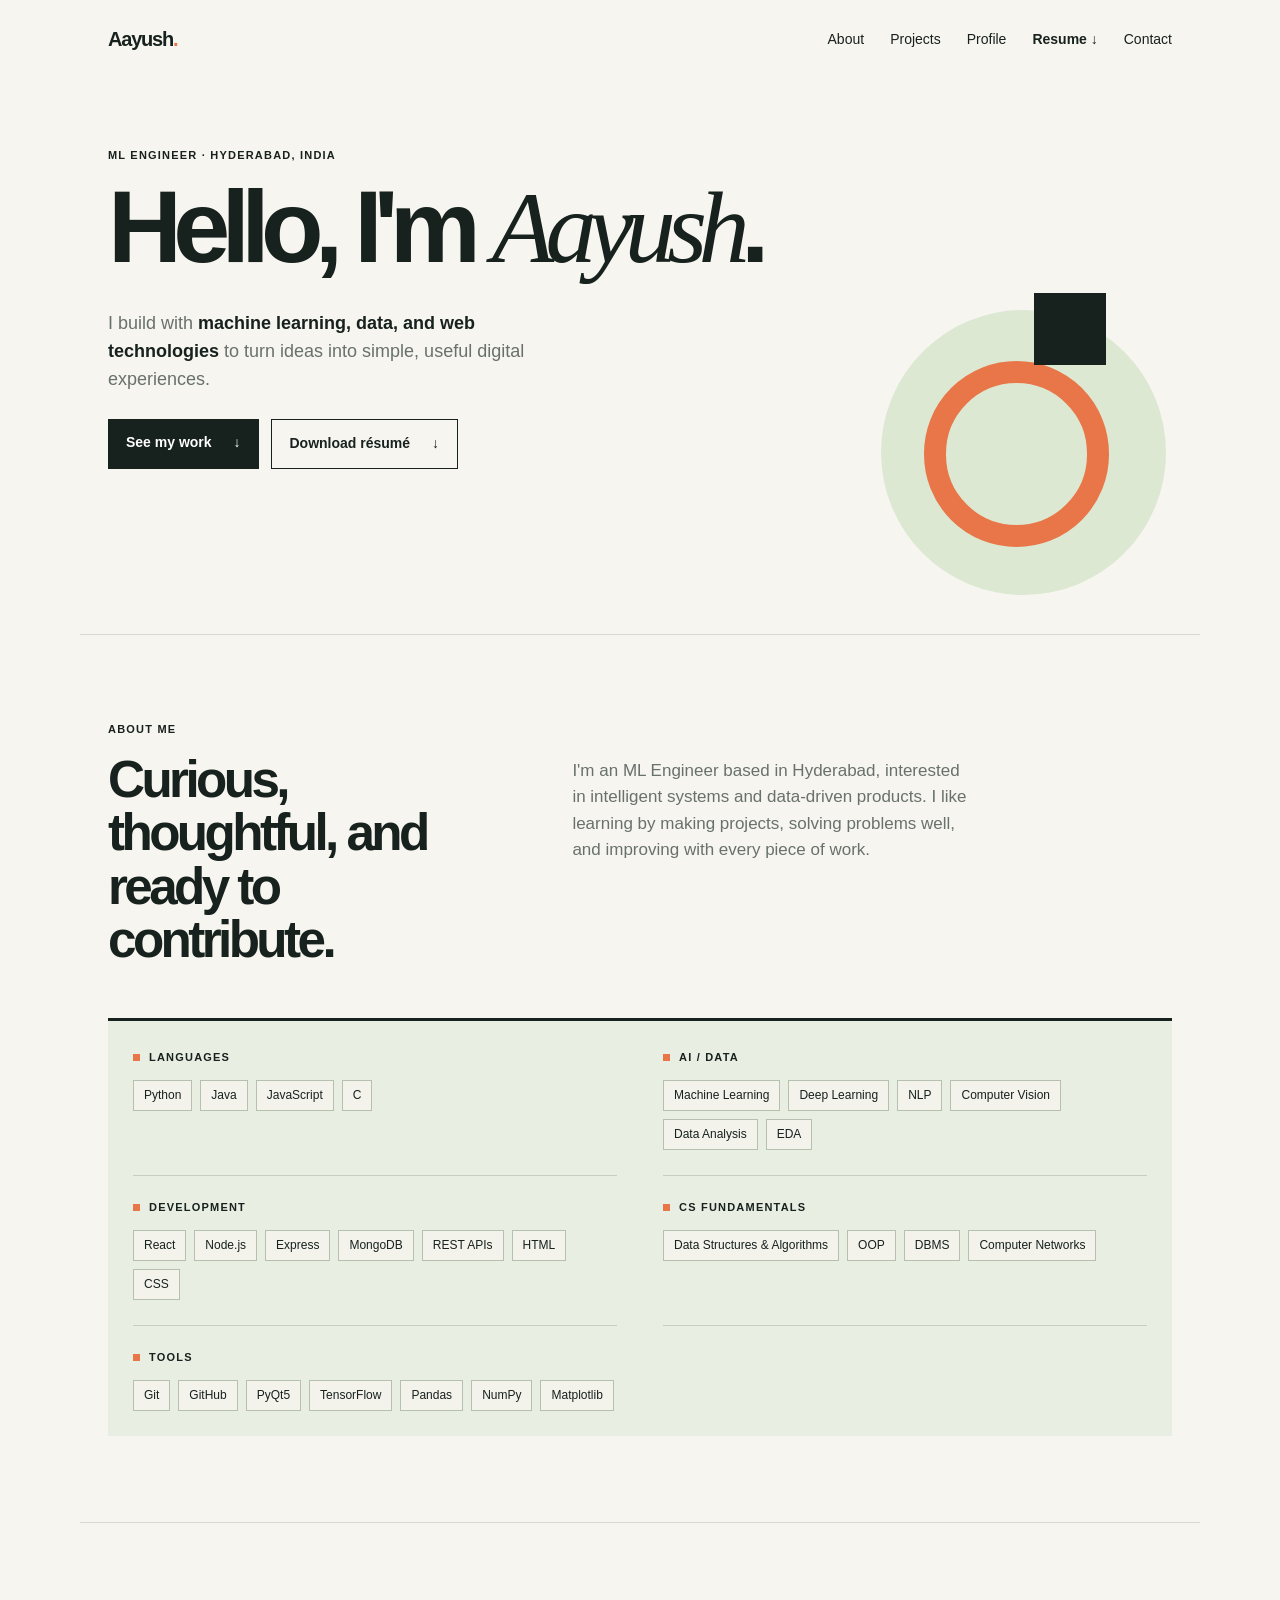
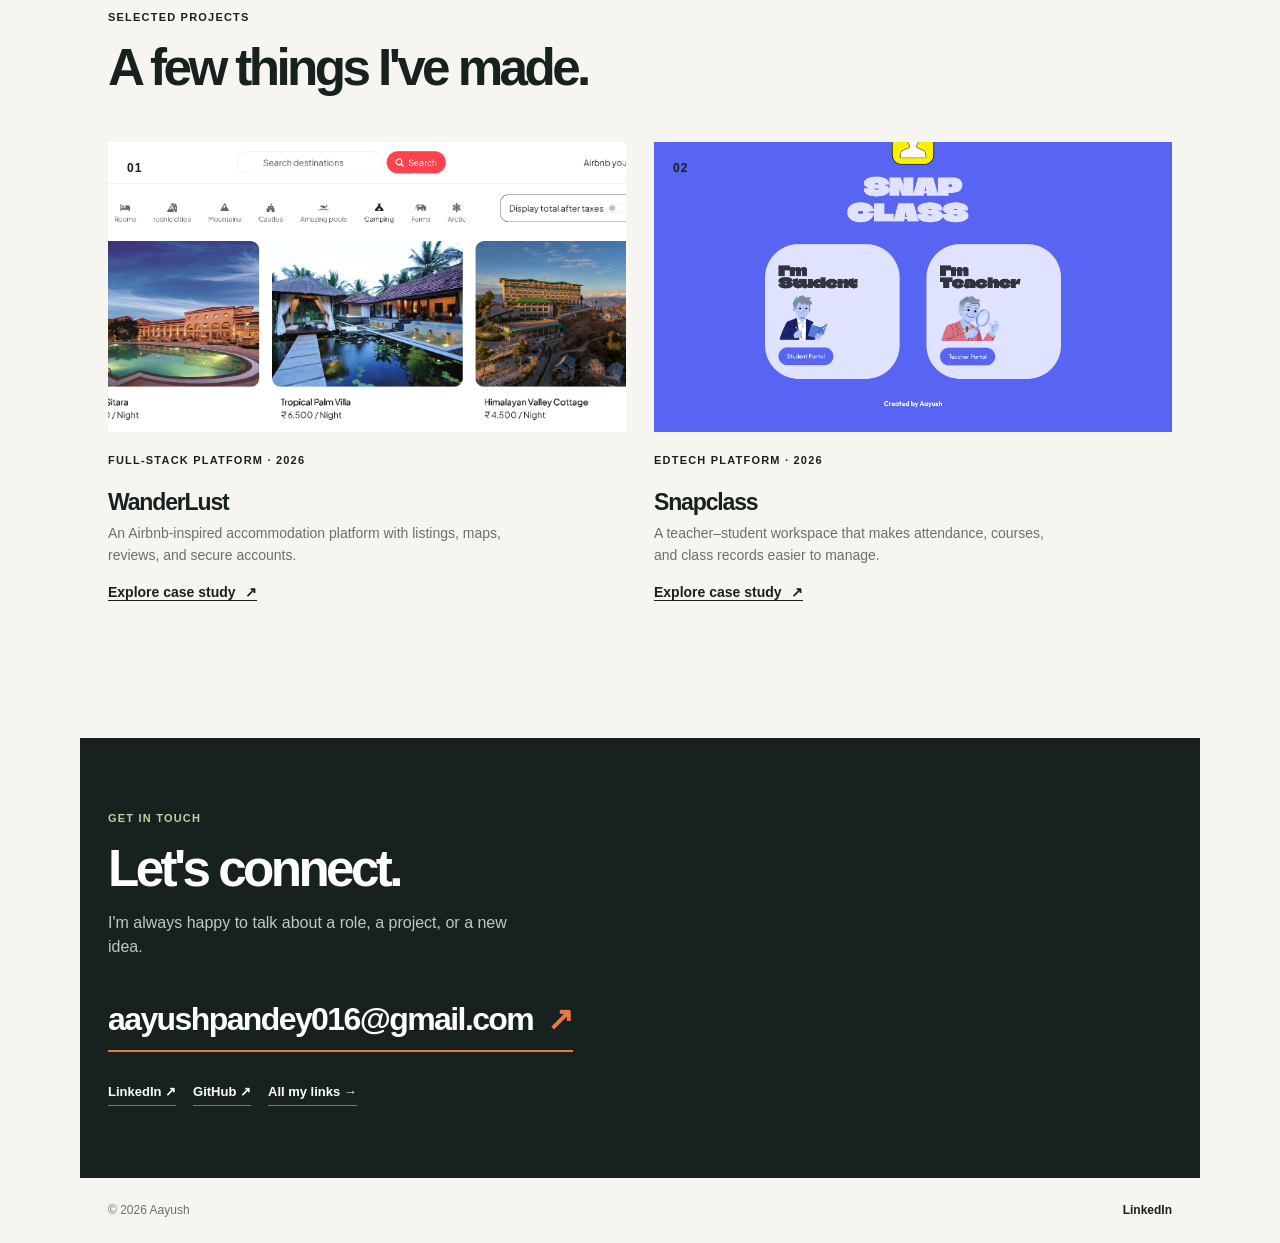
<file: index.html>
<!doctype html>
<html lang="en">
  <head>
    <meta charset="UTF-8" />
    <meta name="viewport" content="width=device-width, initial-scale=1.0" />
    <meta
      name="description"
      content="Portfolio website for Aayush Pandey, ML Engineer."
    />
    <meta name="theme-color" content="#17211e" />
    <title>Aayush Pandey | ML Engineer</title>
    <link rel="stylesheet" href="styles.css" />
  </head>
  <body>
    <a class="skip-link" href="#main">Skip to content</a>
    <header class="header">
      <a class="logo" href="#home">Aayush<span>.</span></a>
      <button class="menu-button" aria-label="Open menu" aria-expanded="false">
        Menu
      </button>
      <nav aria-label="Main navigation">
        <a href="#about">About</a>
        <a href="#work">Projects</a>
        <a href="profile.html">Profile</a>
        <a class="resume-link" href="resume.pdf" download
          >Resume <span aria-hidden="true">↓</span></a
        >
        <a href="#contact">Contact</a>
      </nav>
    </header>

    <main id="main">
      <section class="hero" id="home">
        <p class="tag">ML Engineer · Hyderabad, India</p>
        <h1>Hello, I'm <em>Aayush</em>.</h1>
        <p class="intro">
          I build with
          <strong>machine learning, data, and web technologies</strong> to turn
          ideas into simple, useful digital experiences.
        </p>
        <div class="hero-actions">
          <a class="button" href="#work"
            >See my work <span aria-hidden="true">↓</span></a
          >
          <a class="button button-secondary" href="resume.pdf" download
            >Download résumé <span aria-hidden="true">↓</span></a
          >
        </div>
        <div class="hero-shape" aria-hidden="true"><span></span><i></i></div>
      </section>

      <section class="section about" id="about">
        <p class="tag">About me</p>
        <div class="about-content">
          <h2>Curious, thoughtful, and ready to contribute.</h2>
          <p>
            I'm an ML Engineer based in Hyderabad, interested in intelligent
            systems and data-driven products. I like learning by making
            projects, solving problems well, and improving with every piece of
            work.
          </p>
        </div>
        <div class="skill-groups" aria-label="Technical skills">
          <div class="skill-group">
            <h3>Languages</h3>
            <div>
              <span>Python</span><span>Java</span><span>JavaScript</span
              ><span>C</span>
            </div>
          </div>
          <div class="skill-group">
            <h3>AI / Data</h3>
            <div>
              <span>Machine Learning</span><span>Deep Learning</span
              ><span>NLP</span><span>Computer Vision</span
              ><span>Data Analysis</span><span>EDA</span>
            </div>
          </div>
          <div class="skill-group">
            <h3>Development</h3>
            <div>
              <span>React</span><span>Node.js</span><span>Express</span
              ><span>MongoDB</span><span>REST APIs</span><span>HTML</span
              ><span>CSS</span>
            </div>
          </div>
          <div class="skill-group">
            <h3>CS Fundamentals</h3>
            <div>
              <span>Data Structures &amp; Algorithms</span><span>OOP</span
              ><span>DBMS</span><span>Computer Networks</span>
            </div>
          </div>
          <div class="skill-group">
            <h3>Tools</h3>
            <div>
              <span>Git</span><span>GitHub</span><span>PyQt5</span
              ><span>TensorFlow</span><span>Pandas</span><span>NumPy</span
              ><span>Matplotlib</span>
            </div>
          </div>
        </div>
      </section>

      <section class="section work" id="work">
        <p class="tag">Selected projects</p>
        <h2>A few things I've made.</h2>
        <div class="project-grid">
          <article class="project-card">
            <div class="project-image project-one">
              <b>01</b>
              <img
                src="pics/HomePage.png"
                alt="WanderLust accommodation platform homepage"
                style="
                  width: 100%;
                  height: 100%;
                  object-fit: cover;
                  display: block;
                "
              />
            </div>
            <p class="project-label">Full-stack platform · 2026</p>
            <h3>WanderLust</h3>
            <p>
              An Airbnb-inspired accommodation platform with listings, maps,
              reviews, and secure accounts.
            </p>
            <a href="wanderlust.html"
              >Explore case study <span aria-hidden="true">↗</span></a
            >
          </article>
          <article class="project-card">
            <div class="project-image project-two">
              <b>02</b>
              <img src="pics/SnapPics/HomePage.png" alt="Snapclass landing page with student and teacher entry points" />
            </div>
            <p class="project-label">EdTech platform · 2026</p>
            <h3>Snapclass</h3>
            <p>
              A teacher–student workspace that makes attendance, courses, and
              class records easier to manage.
            </p>
            <a href="snapclass.html"
              >Explore case study <span aria-hidden="true">↗</span></a
            >
          </article>
        </div>
      </section>

      <section class="contact" id="contact">
        <p class="tag">Get in touch</p>
        <h2>Let's connect.</h2>
        <p>I'm always happy to talk about a role, a project, or a new idea.</p>
        <a class="email" href="mailto:aayushpandey016@gmail.com"
          >aayushpandey016@gmail.com <span aria-hidden="true">↗</span></a
        >
        <div class="quick-links" aria-label="Professional links">
          <a href="https://www.linkedin.com/in/aayu28">LinkedIn ↗</a>
          <a href="https://github.com/Aayush016">GitHub ↗</a>
          <a href="profile.html">All my links →</a>
        </div>
      </section>
    </main>

    <footer>
      <span>© <span id="year"></span> Aayush</span
      ><a href="https://www.linkedin.com/in/aayu28">LinkedIn</a>
    </footer>
    <script src="script.js"></script>
  </body>
</html>
</file>
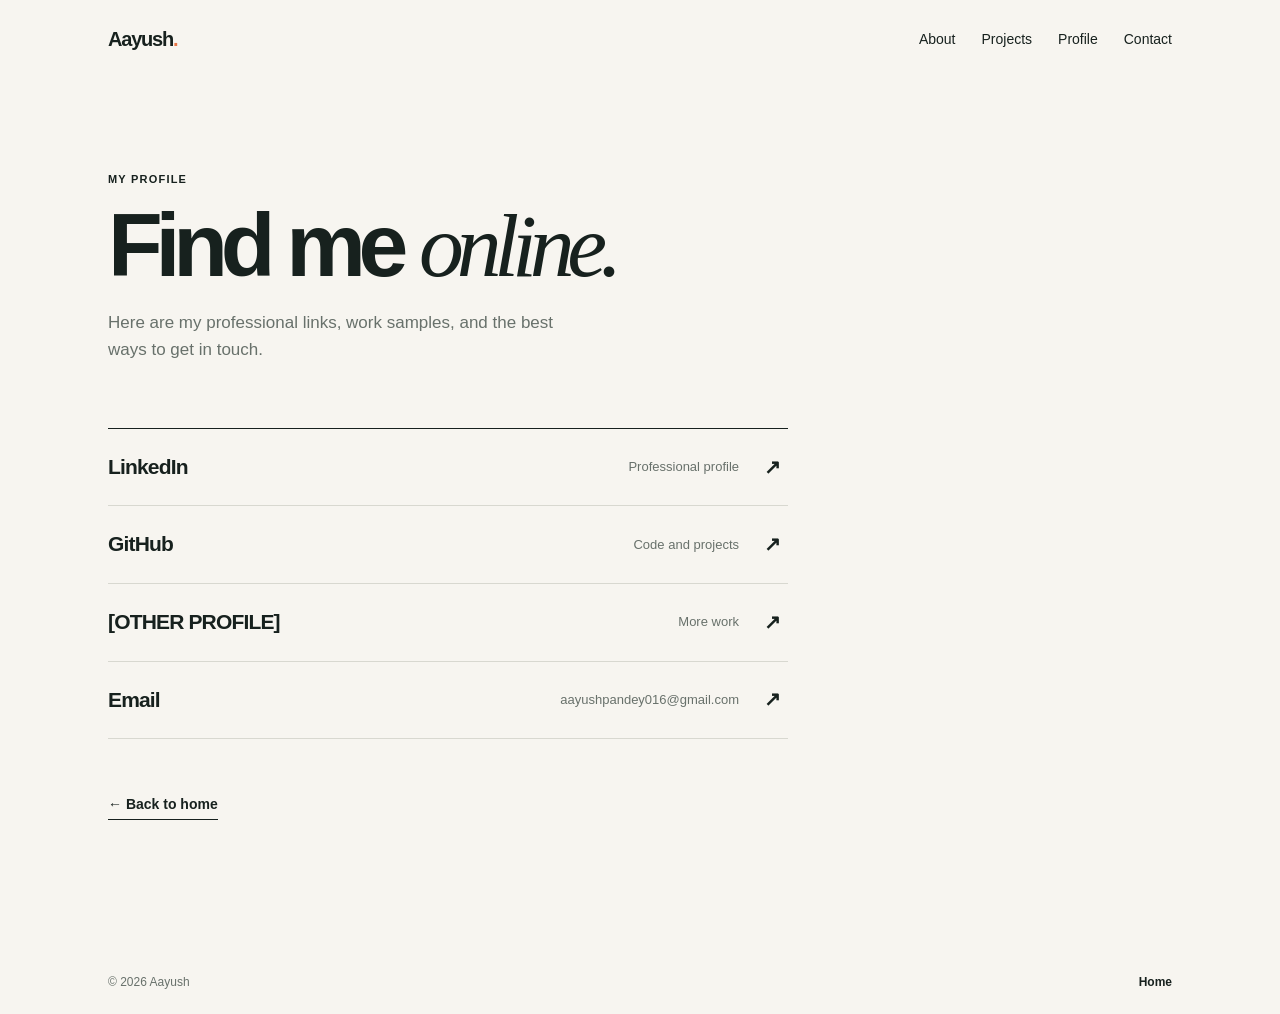
<file: profile.html>
<!doctype html>
<html lang="en">
  <head>
    <meta charset="UTF-8" />
    <meta name="viewport" content="width=device-width, initial-scale=1.0" />
    <meta name="description" content="Professional links and contact information for Aayush Pandey." />
    <meta name="theme-color" content="#17211e" />
    <title>Profile | Aayush Pandey</title>
    <link rel="stylesheet" href="styles.css" />
  </head>
  <body>
    <a class="skip-link" href="#main">Skip to content</a>
    <header class="header">
      <a class="logo" href="index.html">Aayush<span>.</span></a>
      <button class="menu-button" aria-label="Open menu" aria-expanded="false">Menu</button>
      <nav aria-label="Main navigation">
        <a href="index.html#about">About</a>
        <a href="index.html#work">Projects</a>
        <a href="profile.html" aria-current="page">Profile</a>
        <a href="index.html#contact">Contact</a>
      </nav>
    </header>
    <main class="profile-page" id="main">
      <p class="tag">My profile</p>
      <h1>Find me <em>online.</em></h1>
      <p>Here are my professional links, work samples, and the best ways to get in touch.</p>
      <div class="profile-links">
        <a class="profile-link" href="https://www.linkedin.com/in/aayu28" target="_blank" rel="noopener noreferrer"><span>LinkedIn</span><small>Professional profile</small><b aria-hidden="true">↗</b></a>
        <a class="profile-link" href="https://github.com/Aayush016" target="_blank" rel="noopener noreferrer"><span>GitHub</span><small>Code and projects</small><b aria-hidden="true">↗</b></a>
        <a class="profile-link" href="[PORTFOLIO_URL]" target="_blank" rel="noopener noreferrer"><span>[OTHER PROFILE]</span><small>More work</small><b aria-hidden="true">↗</b></a>
        <a class="profile-link" href="mailto:aayushpandey016@gmail.com"><span>Email</span><small>aayushpandey016@gmail.com</small><b aria-hidden="true">↗</b></a>
      </div>
      <a class="back-link" href="index.html">← Back to home</a>
    </main>
    <footer><span>© <span id="year"></span> Aayush</span><a href="index.html">Home</a></footer>
    <script src="script.js"></script>
  </body>
</html>
</file>
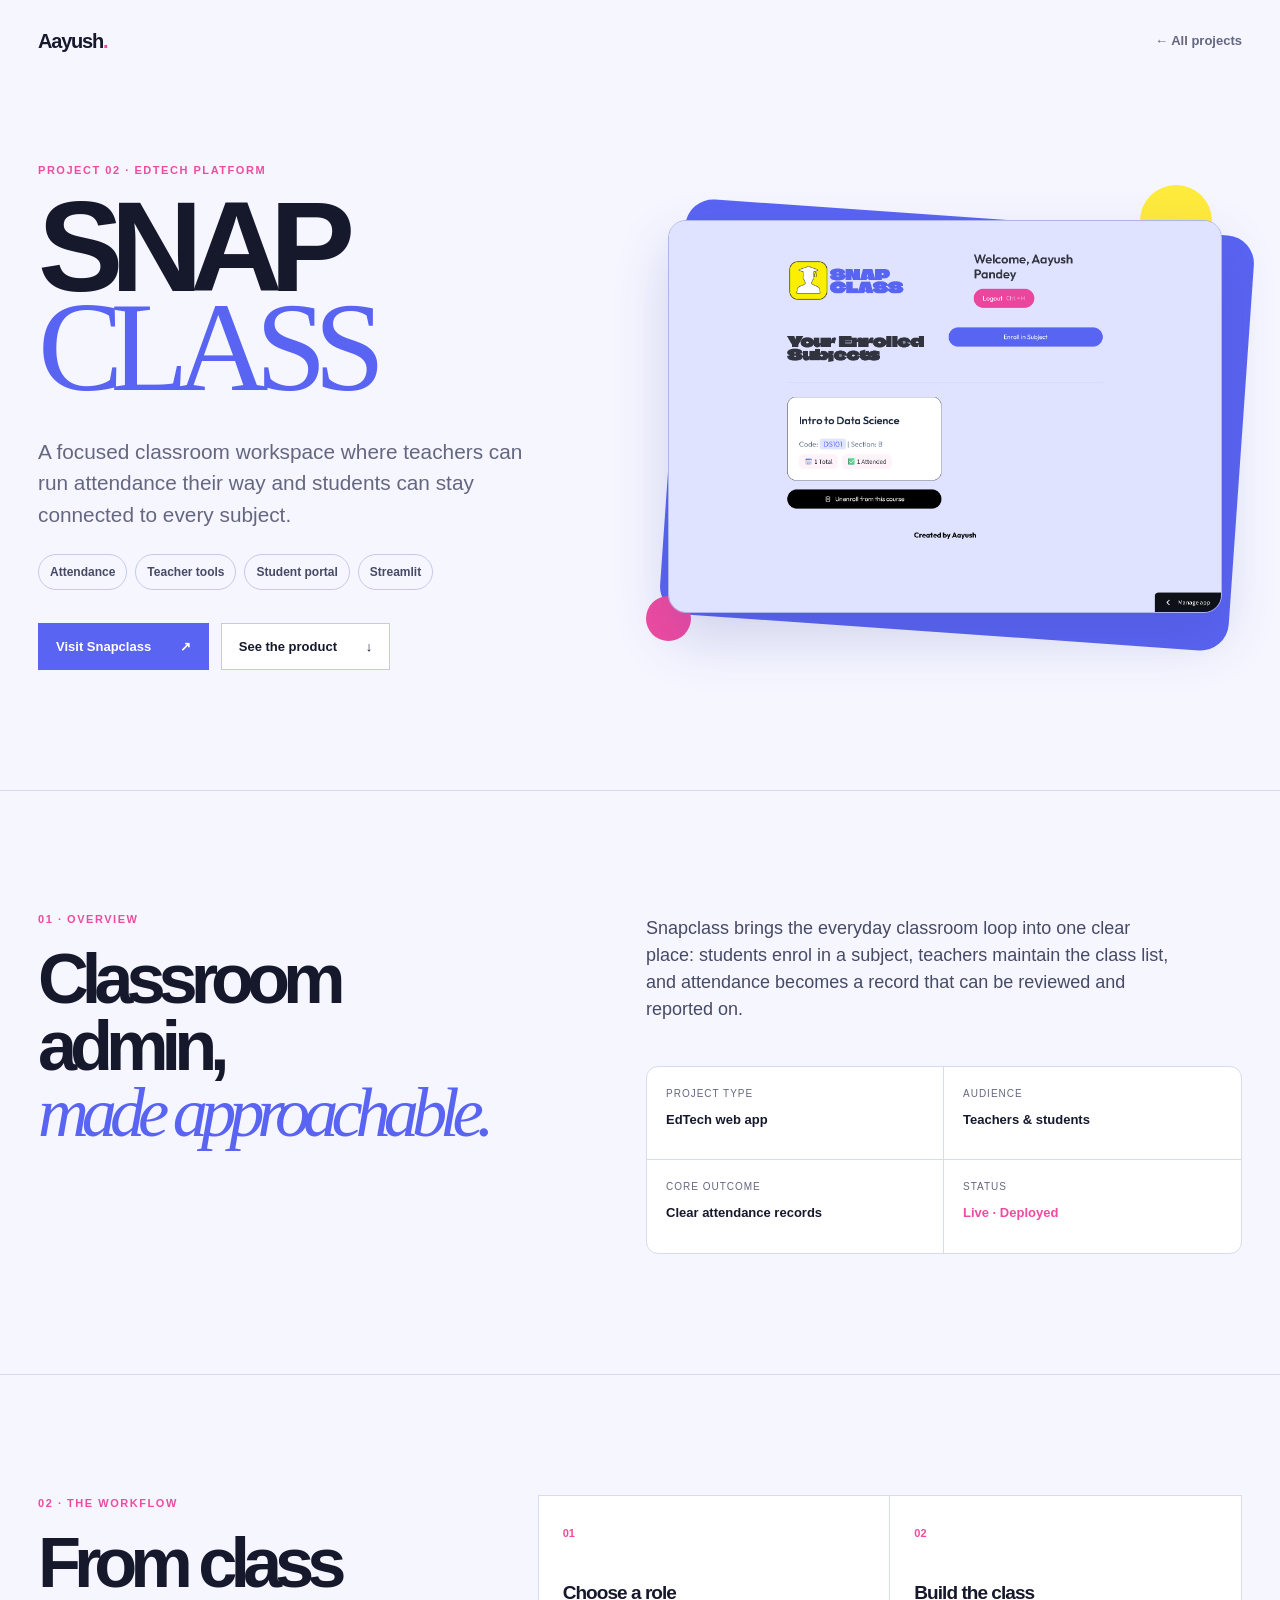
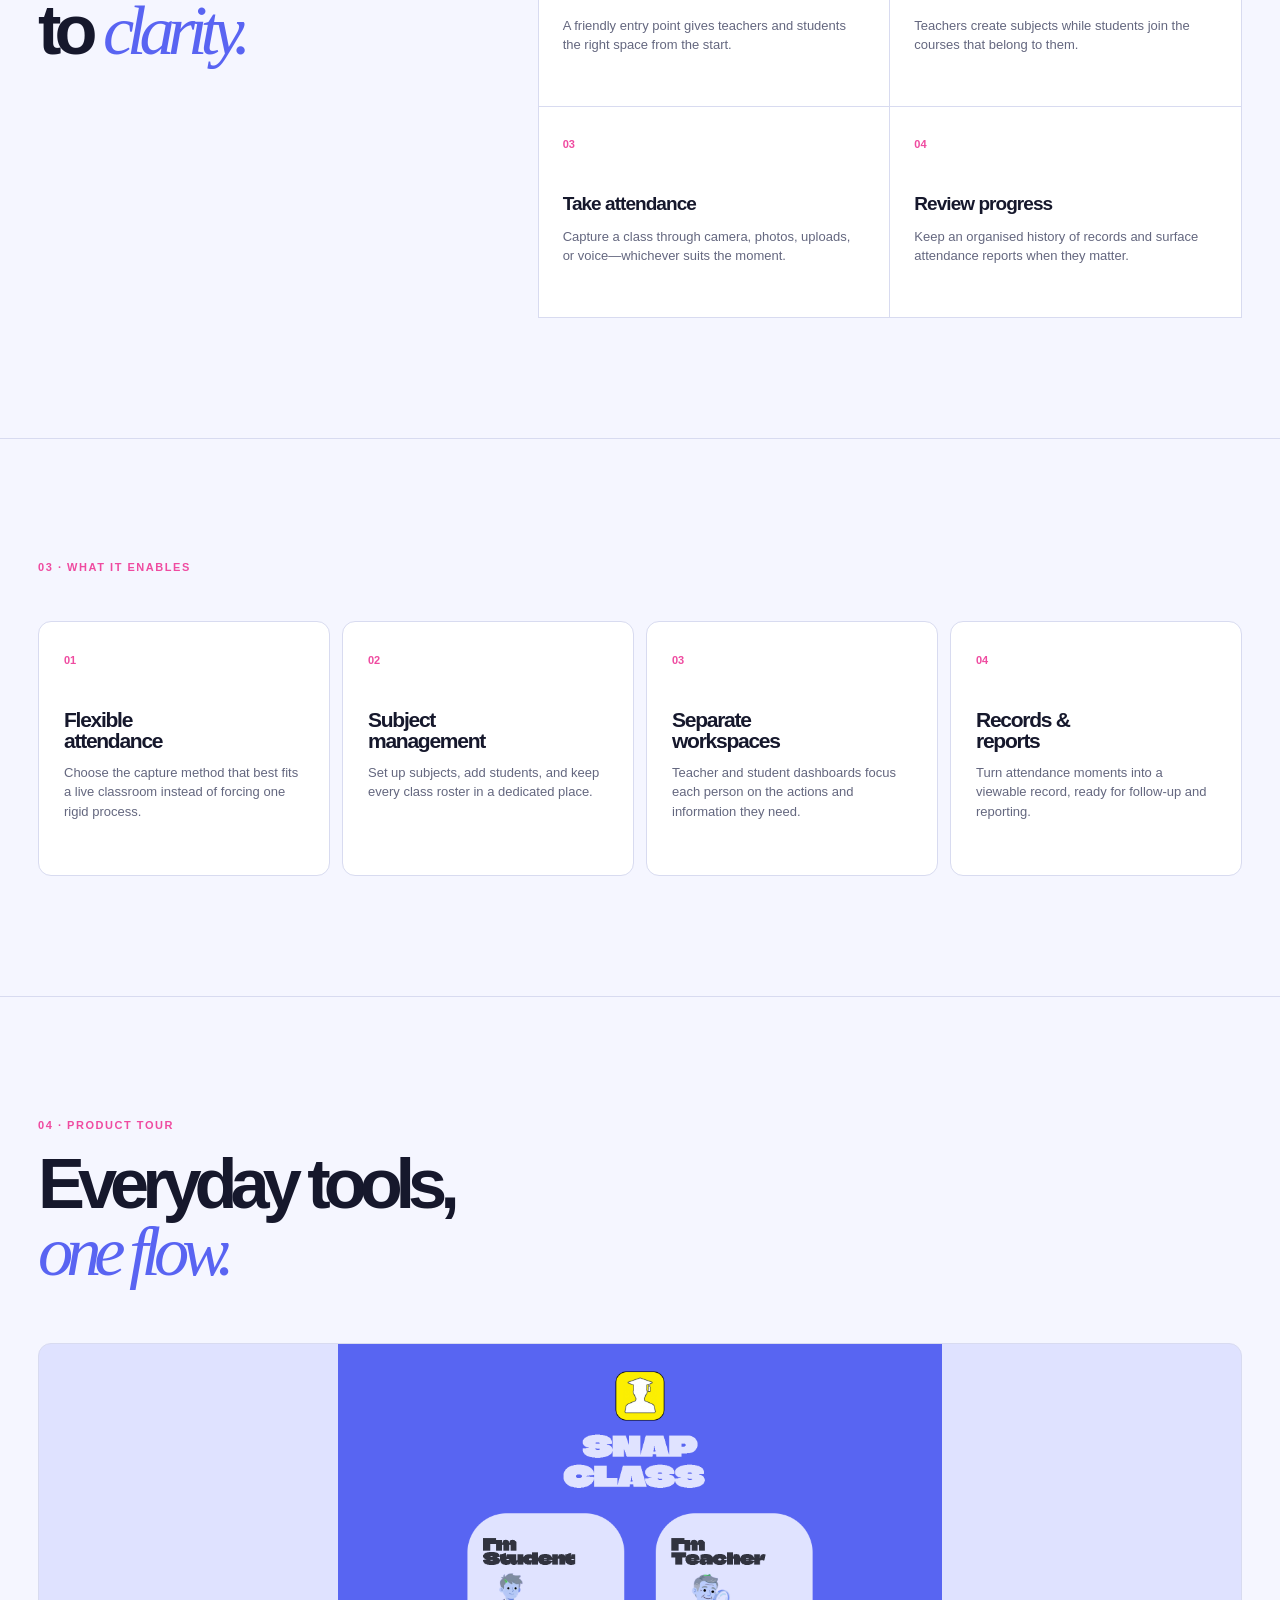
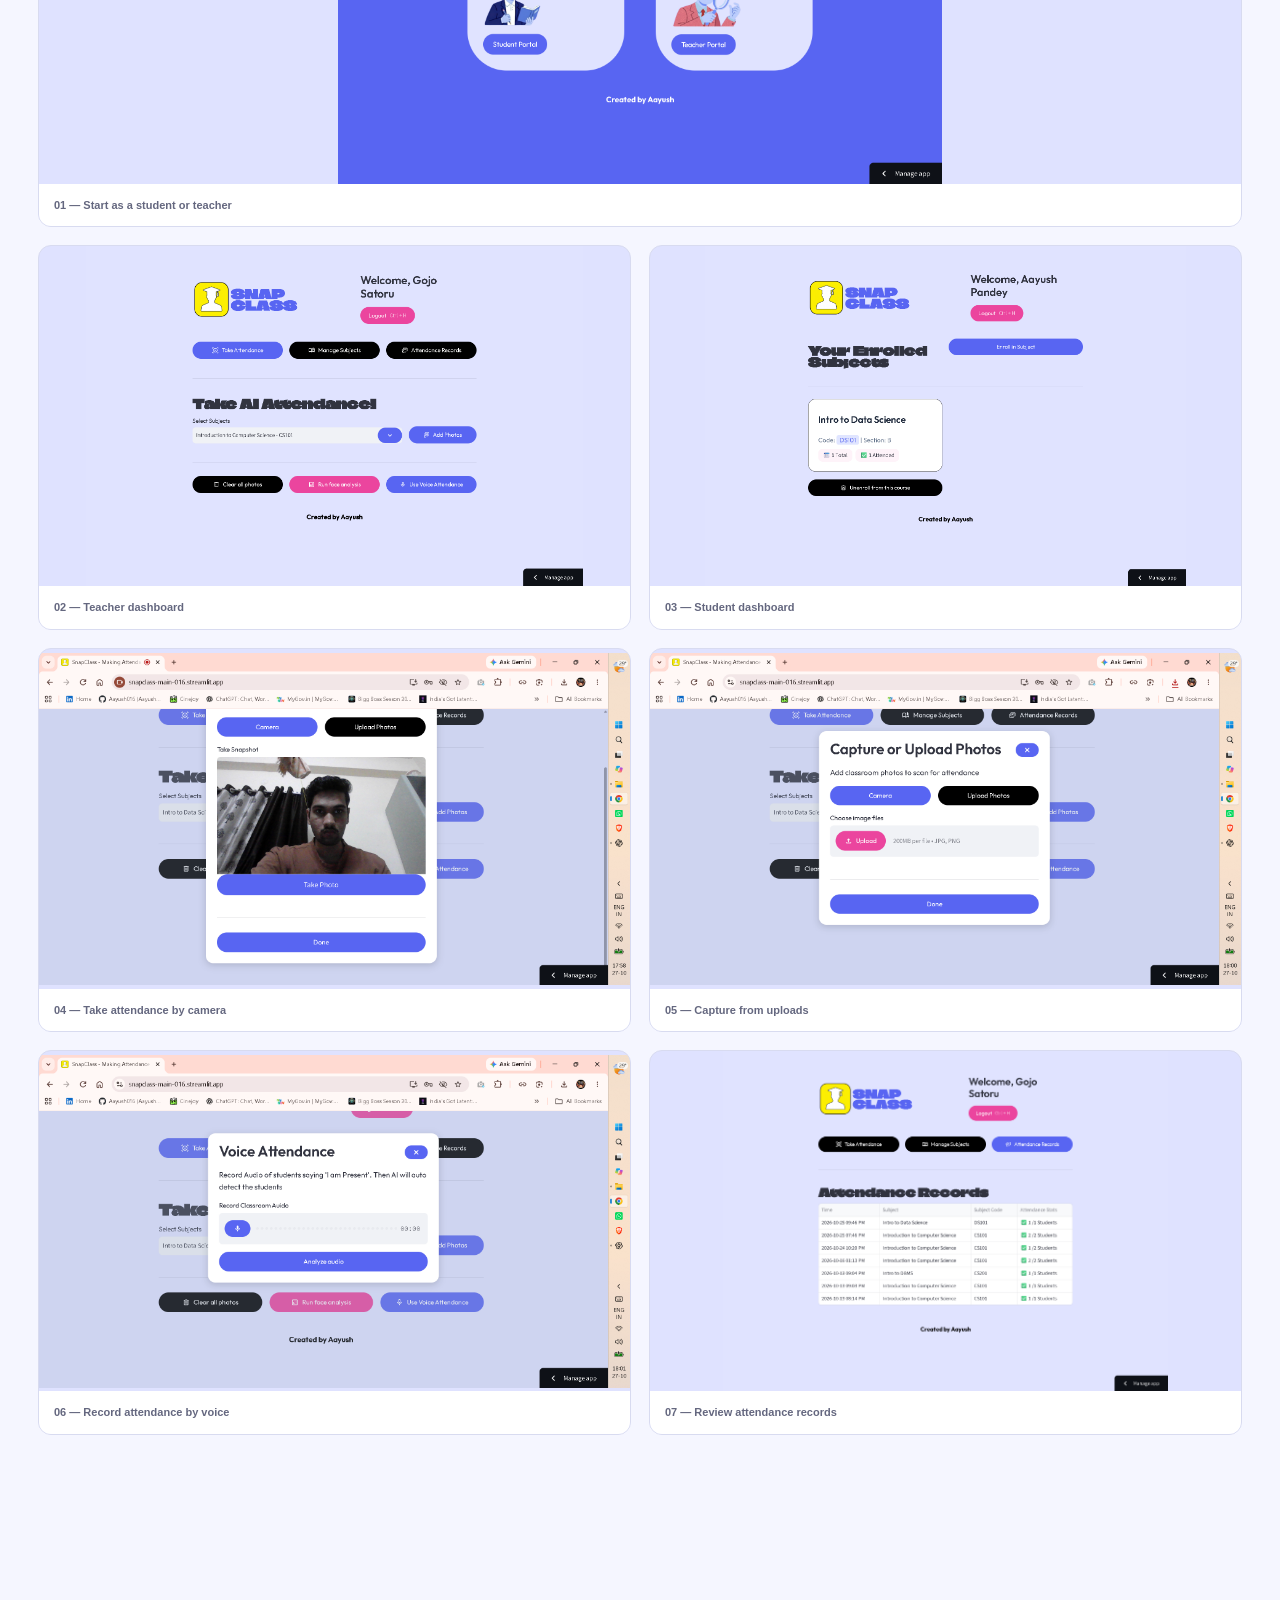
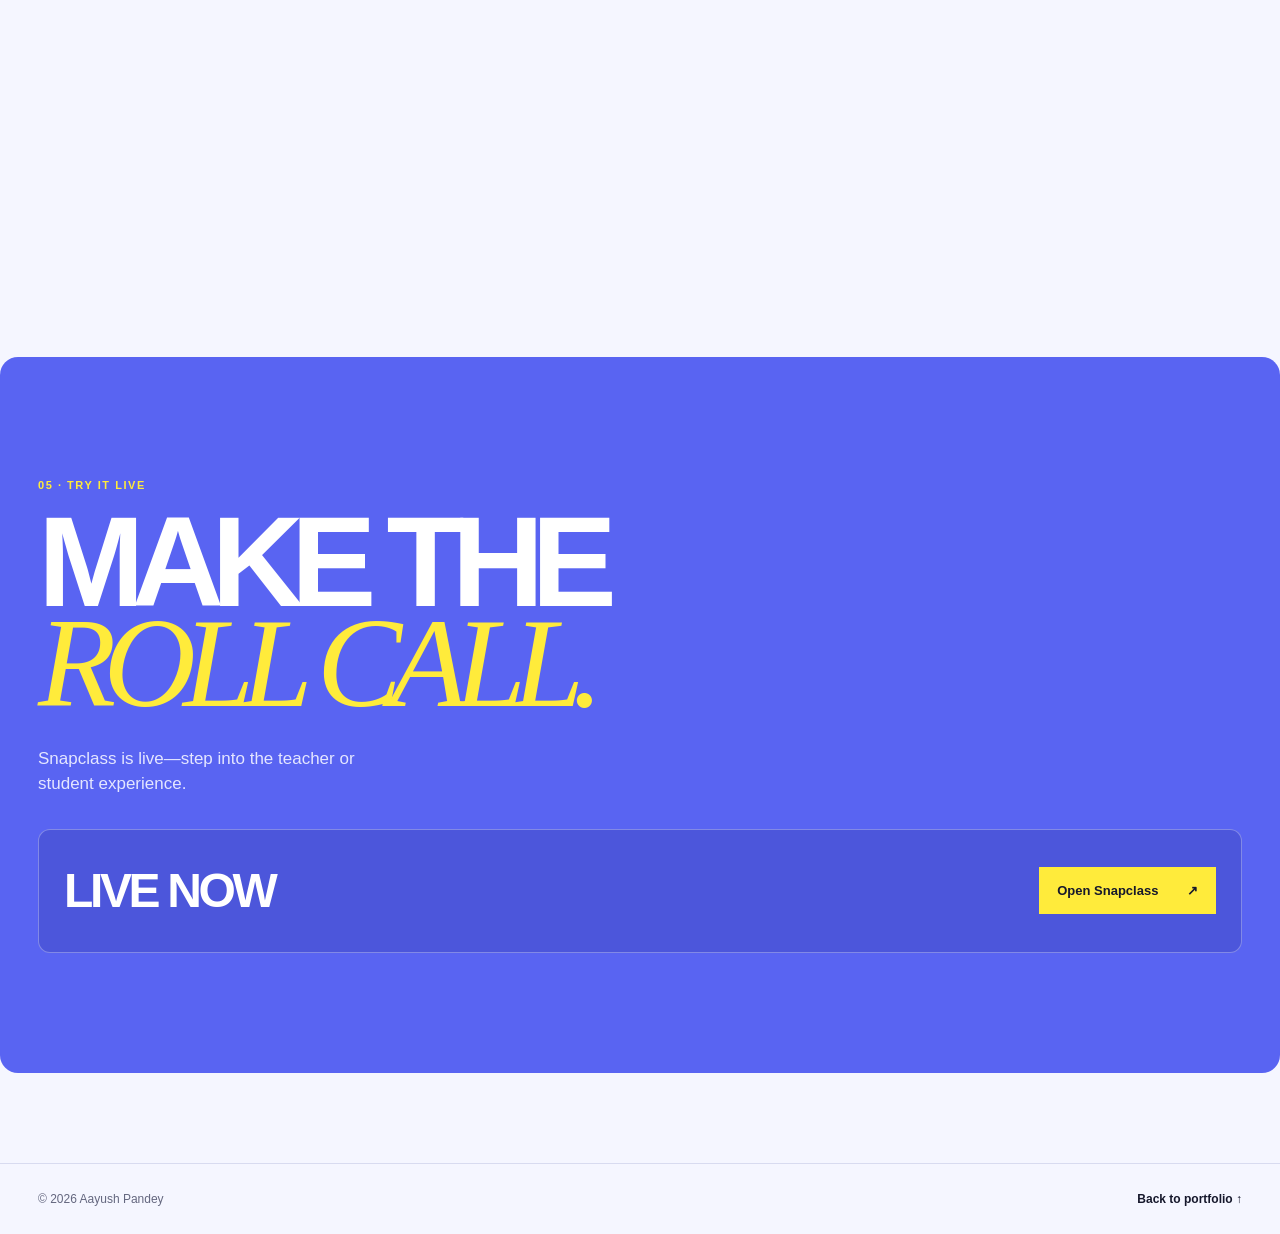
<file: snapclass.html>
<!doctype html>
<html lang="en">
  <head>
    <meta charset="UTF-8" />
    <meta name="viewport" content="width=device-width, initial-scale=1.0" />
    <meta name="description" content="Snapclass — a teacher and student attendance workspace by Aayush Pandey." />
    <meta name="theme-color" content="#5a63f5" />
    <title>Snapclass | Aayush Pandey</title>
    <link rel="stylesheet" href="styles.css" />
  </head>
  <body class="snapclass-page">
    <a class="skip-link" href="#main">Skip to content</a>
    <header class="site-header">
      <a class="wordmark" href="index.html">Aayush<span>.</span></a>
      <a class="back" href="index.html#work">← All projects</a>
    </header>
    <main id="main">
      <section class="hero section">
        <div class="hero-copy reveal">
          <p class="eyebrow">Project 02 · EdTech platform</p>
          <h1>SNAP<br /><span>CLASS</span></h1>
          <p class="lead">A focused classroom workspace where teachers can run attendance their way and students can stay connected to every subject.</p>
          <div class="tags"><span>Attendance</span><span>Teacher tools</span><span>Student portal</span><span>Streamlit</span></div>
          <div class="actions">
            <a class="button" href="https://snapclass-main-016.streamlit.app/" target="_blank" rel="noopener noreferrer">Visit Snapclass <b>↗</b></a>
            <a class="button ghost" href="#tour">See the product <b>↓</b></a>
          </div>
        </div>
        <div class="hero-visual reveal" aria-label="Snapclass student dashboard preview">
          <span class="hero-orb orb-one"></span><span class="hero-orb orb-two"></span>
          <img src="pics/SnapPics/StudentDashboard.png" alt="Snapclass student dashboard showing enrolled subjects" />
        </div>
      </section>
      <section class="section overview">
        <div class="section-heading reveal"><p class="eyebrow">01 · Overview</p><h2>Classroom admin,<br /><em>made approachable.</em></h2></div>
        <div class="overview-copy reveal">
          <p>Snapclass brings the everyday classroom loop into one clear place: students enrol in a subject, teachers maintain the class list, and attendance becomes a record that can be reviewed and reported on.</p>
          <div class="info-card"><div><small>Project type</small><b>EdTech web app</b></div><div><small>Audience</small><b>Teachers &amp; students</b></div><div><small>Core outcome</small><b>Clear attendance records</b></div><div><small>Status</small><b class="status">Live · Deployed</b></div></div>
        </div>
      </section>
      <section class="section workflow">
        <div class="section-heading reveal"><p class="eyebrow">02 · The workflow</p><h2>From class<br />to <em>clarity.</em></h2></div>
        <div class="workflow-steps reveal">
          <article><b>01</b><h3>Choose a role</h3><p>A friendly entry point gives teachers and students the right space from the start.</p></article>
          <article><b>02</b><h3>Build the class</h3><p>Teachers create subjects while students join the courses that belong to them.</p></article>
          <article><b>03</b><h3>Take attendance</h3><p>Capture a class through camera, photos, uploads, or voice—whichever suits the moment.</p></article>
          <article><b>04</b><h3>Review progress</h3><p>Keep an organised history of records and surface attendance reports when they matter.</p></article>
        </div>
      </section>
      <section class="section features">
        <p class="eyebrow reveal">03 · What it enables</p>
        <div class="feature-grid">
          <article class="feature-card reveal"><b>01</b><h3>Flexible<br />attendance</h3><p>Choose the capture method that best fits a live classroom instead of forcing one rigid process.</p></article>
          <article class="feature-card reveal"><b>02</b><h3>Subject<br />management</h3><p>Set up subjects, add students, and keep every class roster in a dedicated place.</p></article>
          <article class="feature-card reveal"><b>03</b><h3>Separate<br />workspaces</h3><p>Teacher and student dashboards focus each person on the actions and information they need.</p></article>
          <article class="feature-card reveal"><b>04</b><h3>Records &amp;<br />reports</h3><p>Turn attendance moments into a viewable record, ready for follow-up and reporting.</p></article>
        </div>
      </section>
      <section class="section screens" id="tour">
        <div class="section-heading reveal"><p class="eyebrow">04 · Product tour</p><h2>Everyday tools,<br /><em>one flow.</em></h2></div>
        <div class="screen-grid">
          <figure class="project-screenshot wide reveal"><img src="pics/SnapPics/HomePage.png" alt="Snapclass home page with teacher and student options" /><figcaption>01 — Start as a student or teacher</figcaption></figure>
          <figure class="project-screenshot reveal"><img src="pics/SnapPics/TeacherDashboard.png" alt="Teacher dashboard with attendance actions" /><figcaption>02 — Teacher dashboard</figcaption></figure>
          <figure class="project-screenshot reveal"><img src="pics/SnapPics/StudentDashboard.png" alt="Student dashboard showing enrolled subjects" /><figcaption>03 — Student dashboard</figcaption></figure>
          <figure class="project-screenshot reveal"><img src="pics/SnapPics/AttendanceByCamera.png" alt="Camera-based attendance capture dialog" /><figcaption>04 — Take attendance by camera</figcaption></figure>
          <figure class="project-screenshot reveal"><img src="pics/SnapPics/AttendanceUpload.png" alt="Upload-based attendance capture dialog" /><figcaption>05 — Capture from uploads</figcaption></figure>
          <figure class="project-screenshot reveal"><img src="pics/SnapPics/AttendanceVoice.png" alt="Voice attendance capture dialog" /><figcaption>06 — Record attendance by voice</figcaption></figure>
          <figure class="project-screenshot reveal"><img src="pics/SnapPics/AttendanceRecords.png" alt="Attendance records table" /><figcaption>07 — Review attendance records</figcaption></figure>
          <figure class="project-screenshot reveal"><img src="pics/SnapPics/TeacherSubjectStudents.png" alt="Teacher subject view with student list" /><figcaption>08 — Manage a subject roster</figcaption></figure>
        </div>
      </section>
      <section class="next section reveal">
        <p class="eyebrow">05 · Try it live</p><h2>MAKE THE<br /><em>ROLL CALL.</em></h2><p>Snapclass is live—step into the teacher or student experience.</p>
        <div class="soon-card"><span>LIVE NOW</span><a class="button" href="https://snapclass-main-016.streamlit.app/" target="_blank" rel="noopener noreferrer">Open Snapclass <b>↗</b></a></div>
      </section>
    </main>
    <footer><span>© <span id="year"></span> Aayush Pandey</span><a href="index.html">Back to portfolio ↑</a></footer>
    <script src="wanderlust.js"></script>
  </body>
</html>
</file>
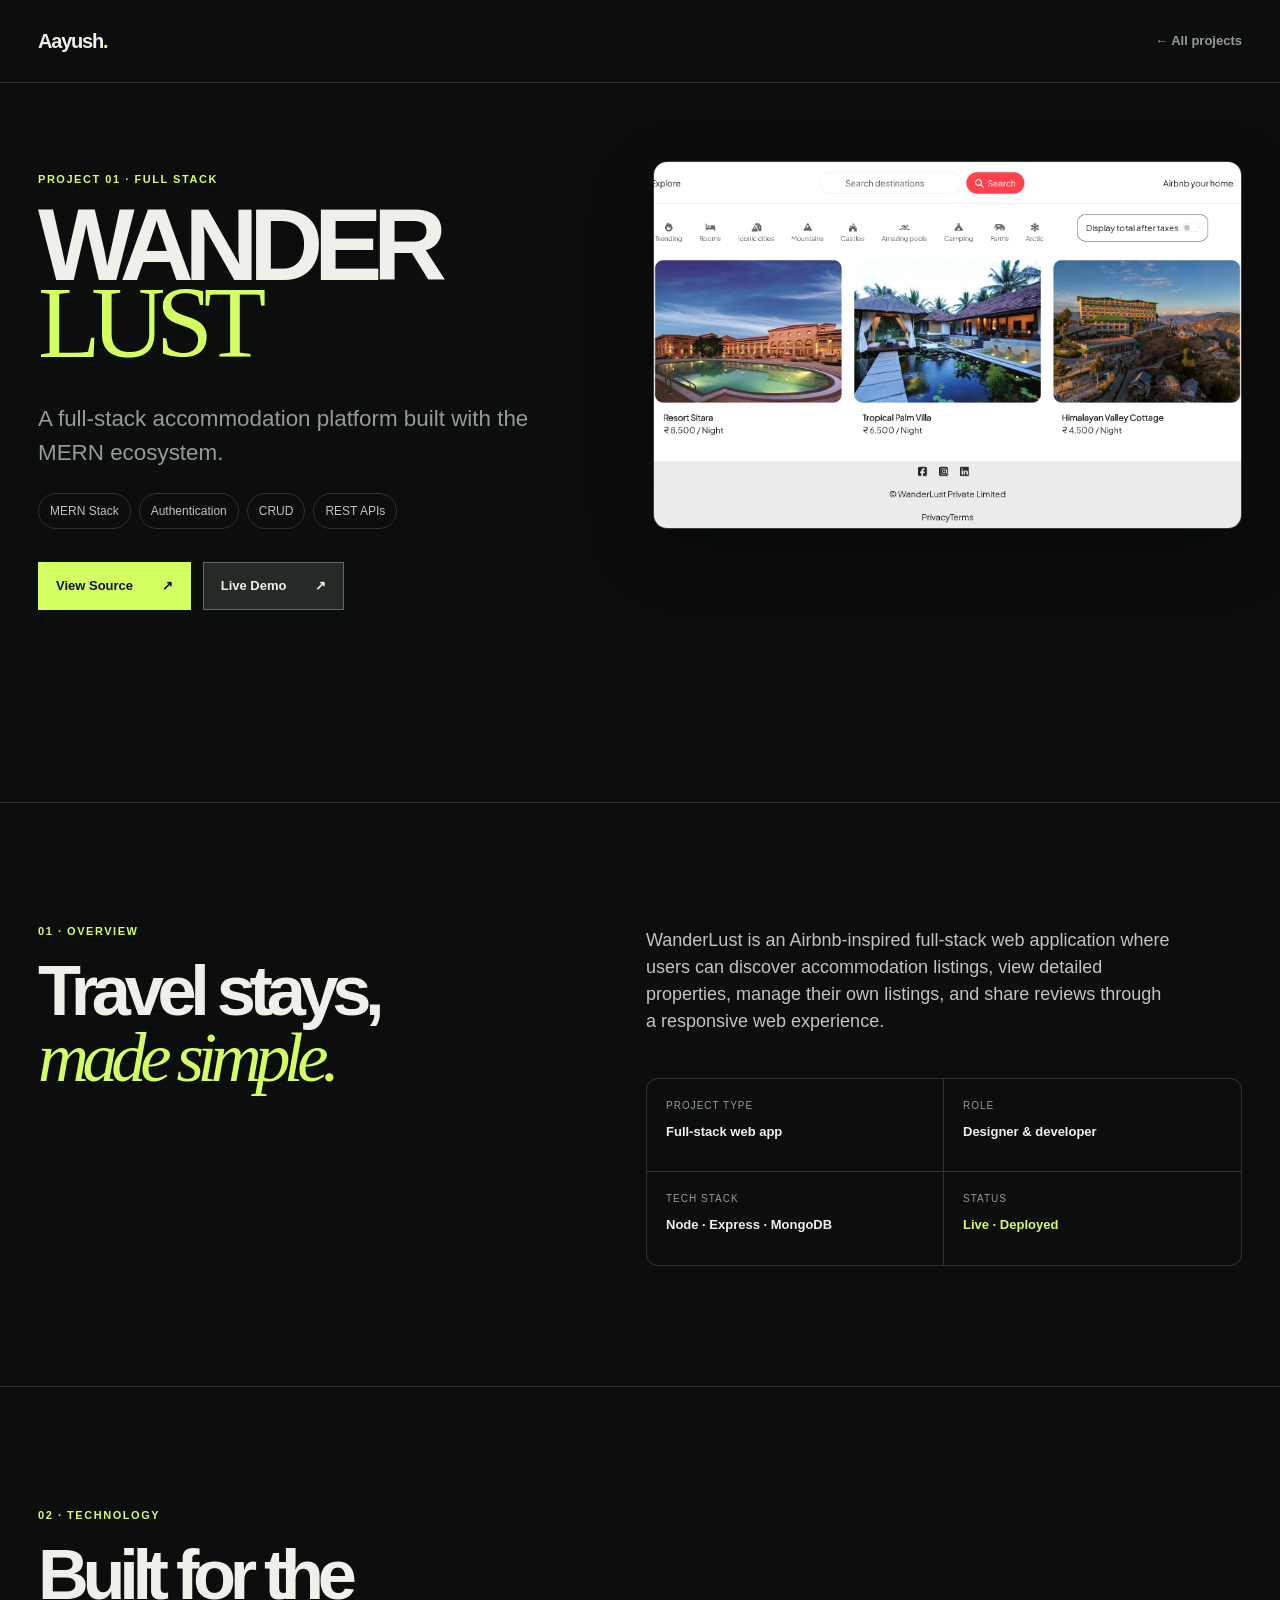
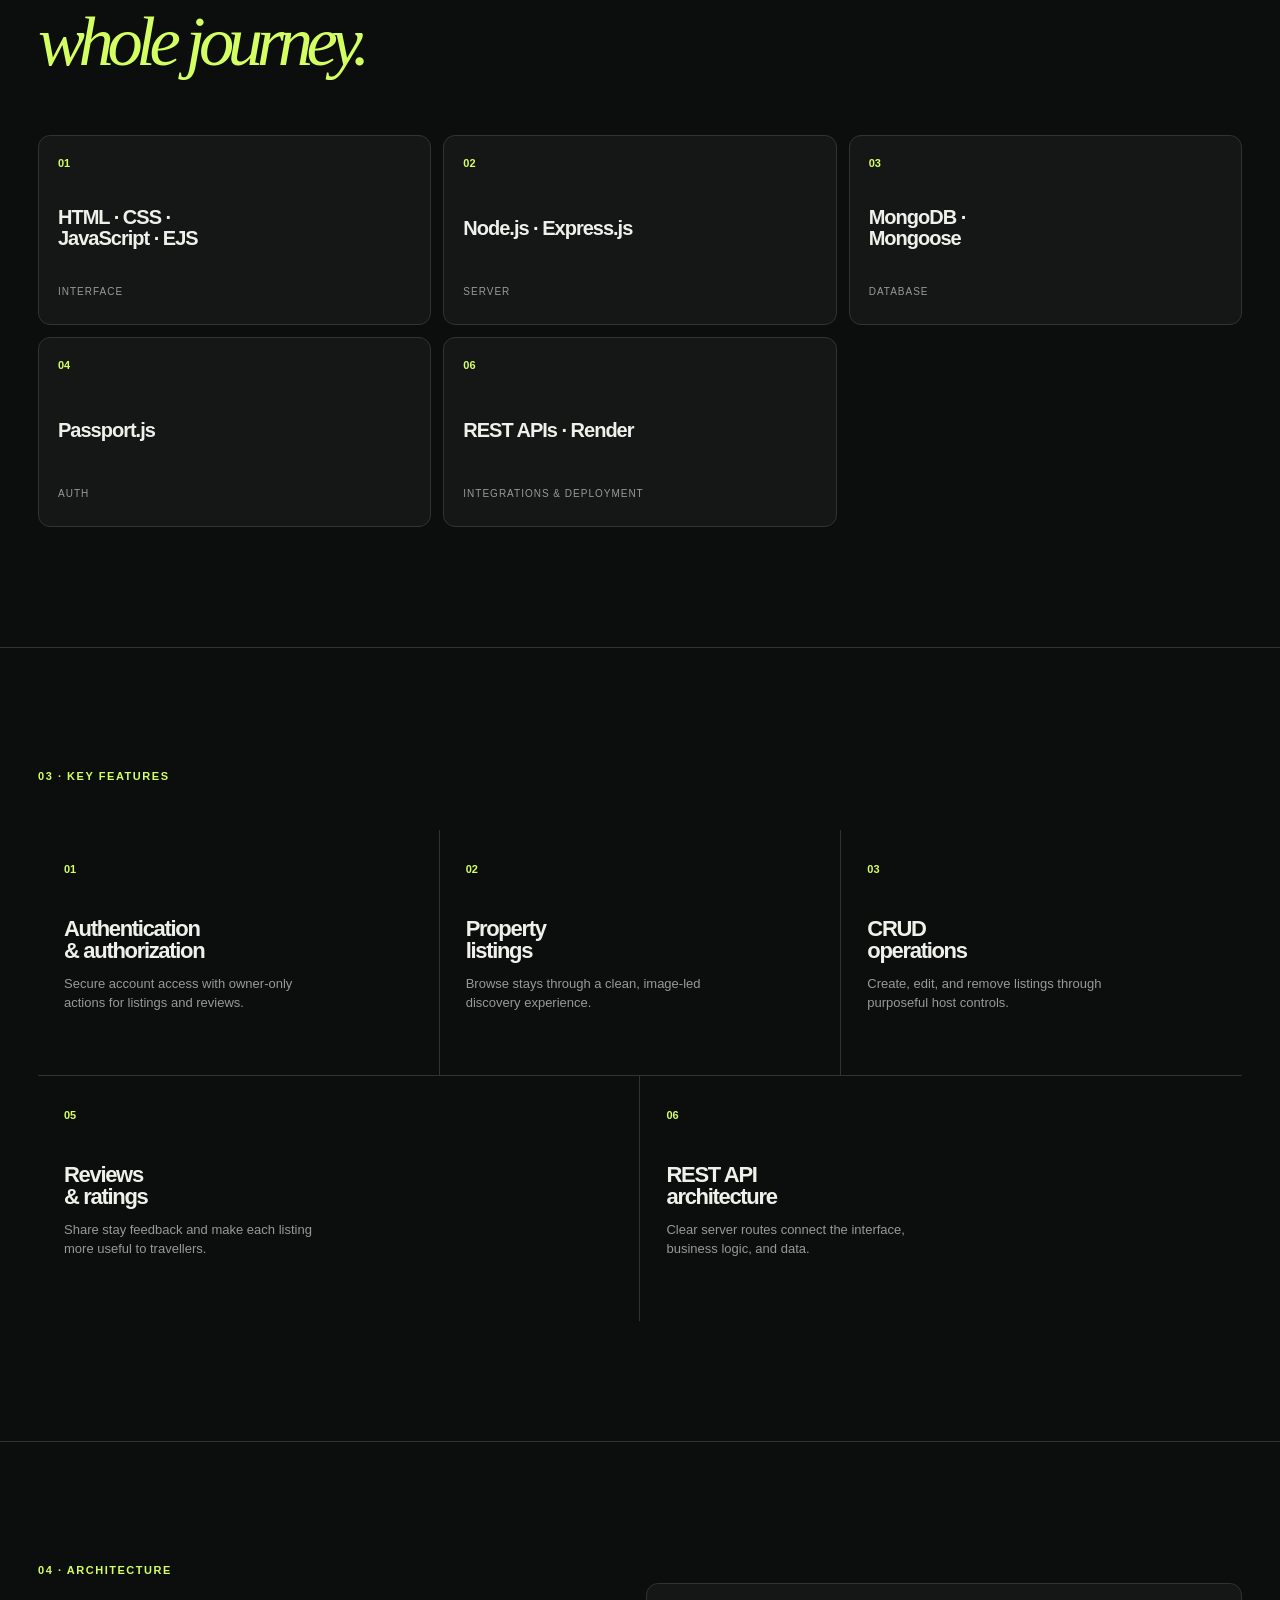
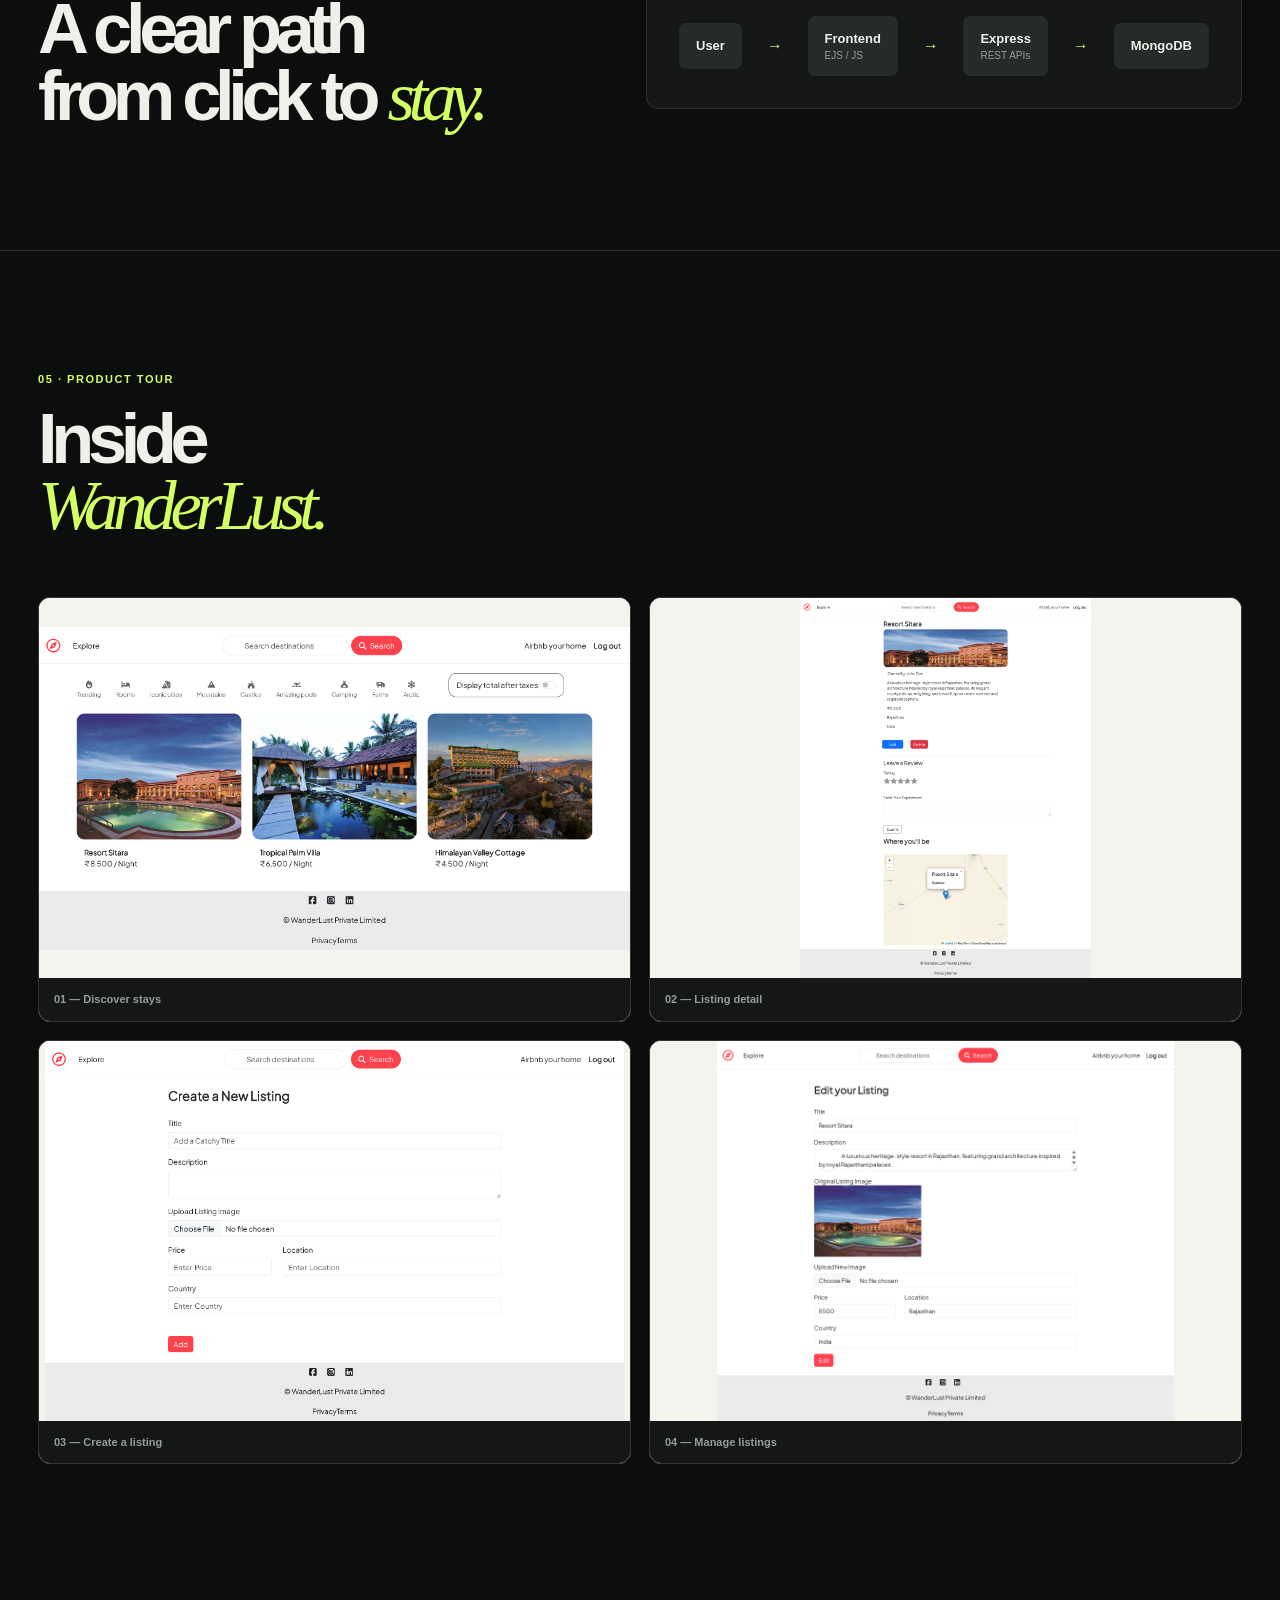
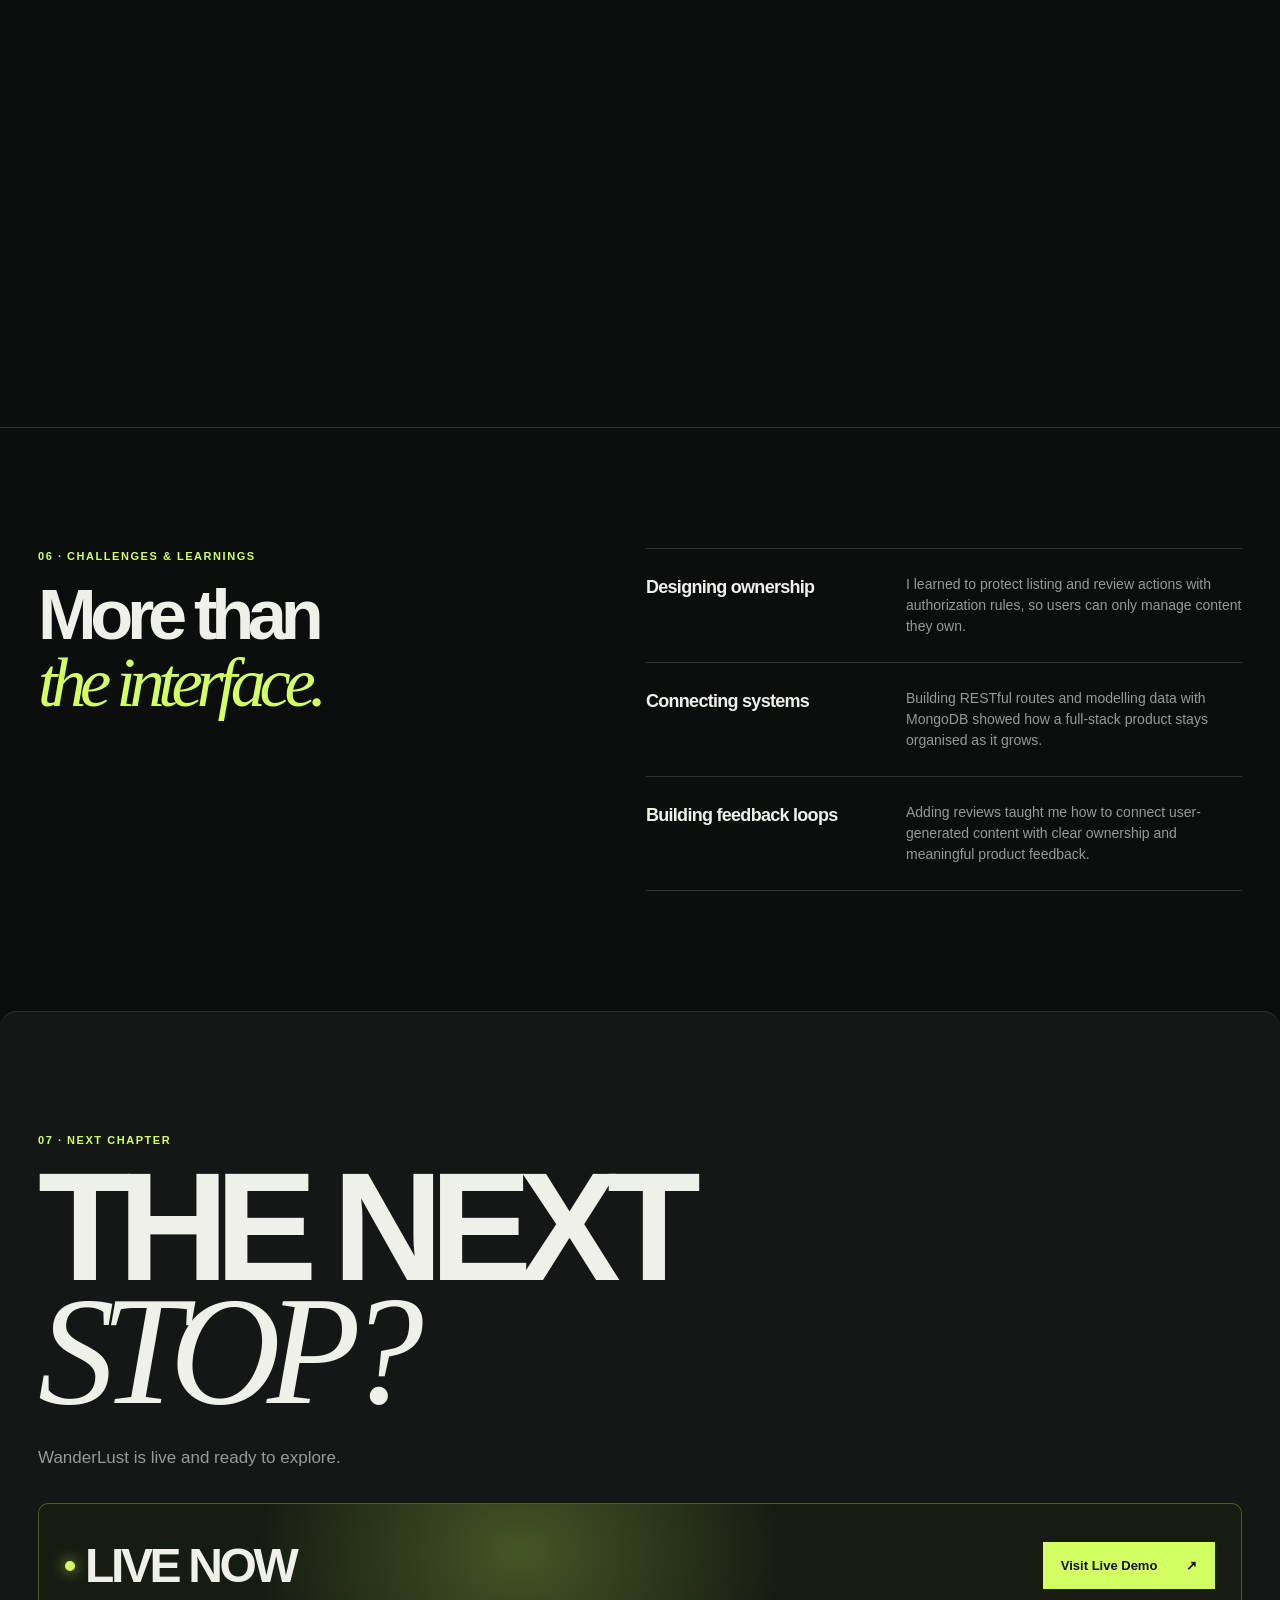
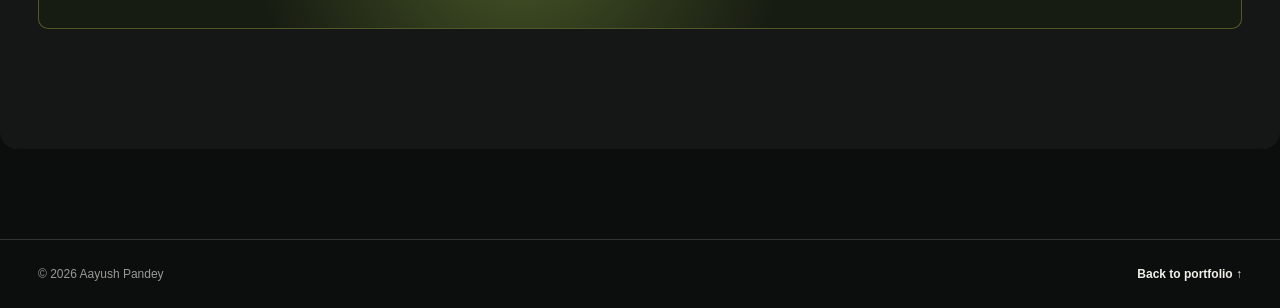
<file: wanderlust.html>
<!doctype html>
<html lang="en">
  <head>
    <meta charset="UTF-8" />
    <meta name="viewport" content="width=device-width, initial-scale=1.0" />
    <meta
      name="description"
      content="WanderLust — a full-stack accommodation platform by Aayush Pandey."
    />
    <meta name="theme-color" content="#0c0d0d" />
    <title>WanderLust | Aayush Pandey</title>
    <link rel="stylesheet" href="styles.css" />
  </head>
  <body class="wanderlust-page">
    <a class="skip-link" href="#main">Skip to content</a>
    <header class="site-header">
      <a class="wordmark" href="index.html">Aayush<span>.</span></a
      ><a class="back" href="index.html#work">← All projects</a>
    </header>
    <main id="main">
      <section class="hero section">
        <p class="eyebrow reveal">Project 01 · Full stack</p>
        <h1 class="reveal">WANDER<br /><span>LUST</span></h1>
        <p class="lead reveal">
          A full-stack accommodation platform built with the MERN ecosystem.
        </p>
        <div class="tags reveal">
          <span>MERN Stack</span><span>Authentication</span><span>CRUD</span
          ><span>REST APIs</span>
        </div>
        <div class="actions reveal">
          <a
            class="button"
            href="https://github.com/Aayush016/Wanderlust"
            target="_blank"
            rel="noopener noreferrer"
            >View Source <b>↗</b></a
          ><a
            class="button ghost"
            href="https://wanderlust-2-lp4l.onrender.com/listings"
            target="_blank"
            rel="noopener noreferrer"
          >
            Live Demo <b>↗</b>
          </a>
        </div>
        <img
          class="hero-browser reveal"
          src="pics/Home_Page_Real.png"
          alt="WanderLust homepage showing accommodation listings"
        />
      </section>

      <section class="section overview">
        <div class="section-heading reveal">
          <p class="eyebrow">01 · Overview</p>
          <h2>Travel stays,<br /><em>made simple.</em></h2>
        </div>
        <div class="overview-copy reveal">
          <p>
            WanderLust is an Airbnb-inspired full-stack web application where
            users can discover accommodation listings, view detailed properties,
            manage their own listings, and share reviews through a responsive
            web experience.
          </p>
          <div class="info-card">
            <div><small>Project type</small><b>Full-stack web app</b></div>
            <div><small>Role</small><b>Designer & developer</b></div>
            <div><small>Tech stack</small><b>Node · Express · MongoDB</b></div>
            <div>
              <small>Status</small><b class="status">Live · Deployed</b>
            </div>
          </div>
        </div>
      </section>

      <section class="section">
        <div class="section-heading reveal">
          <p class="eyebrow">02 · Technology</p>
          <h2>Built for the<br /><em>whole journey.</em></h2>
        </div>
        <div class="tech-grid">
          <div class="tech-card reveal">
            <b>01</b><span>HTML · CSS · JavaScript · EJS</span
            ><small>Interface</small>
          </div>
          <div class="tech-card reveal">
            <b>02</b><span>Node.js · Express.js</span><small>Server</small>
          </div>
          <div class="tech-card reveal">
            <b>03</b><span>MongoDB · Mongoose</span><small>Database</small>
          </div>
          <div class="tech-card reveal">
            <b>04</b><span>Passport.js</span><small>Auth</small>
          </div>
          <div class="tech-card reveal">
            <b>06</b><span>REST APIs · Render</span
            ><small>Integrations & deployment</small>
          </div>
        </div>
      </section>

      <section class="section features">
        <p class="eyebrow reveal">03 · Key features</p>
        <div class="feature-grid">
          <article class="feature-card reveal">
            <b>01</b>
            <h3>Authentication<br />& authorization</h3>
            <p>
              Secure account access with owner-only actions for listings and
              reviews.
            </p>
          </article>
          <article class="feature-card reveal">
            <b>02</b>
            <h3>Property<br />listings</h3>
            <p>Browse stays through a clean, image-led discovery experience.</p>
          </article>
          <article class="feature-card reveal">
            <b>03</b>
            <h3>CRUD<br />operations</h3>
            <p>
              Create, edit, and remove listings through purposeful host
              controls.
            </p>
          </article>
          <article class="feature-card reveal">
            <b>05</b>
            <h3>Reviews<br />& ratings</h3>
            <p>
              Share stay feedback and make each listing more useful to
              travellers.
            </p>
          </article>
          <article class="feature-card reveal">
            <b>06</b>
            <h3>REST API<br />architecture</h3>
            <p>
              Clear server routes connect the interface, business logic, and
              data.
            </p>
          </article>
        </div>
      </section>

      <section class="section architecture">
        <div class="section-heading reveal">
          <p class="eyebrow">04 · Architecture</p>
          <h2>A clear path<br />from click to <em>stay.</em></h2>
        </div>
        <div class="flow reveal">
          <div class="flow-main">
            <span>User</span><i>→</i
            ><span>Frontend <small>EJS / JS</small></span
            ><i>→</i><span>Express <small>REST APIs</small></span
            ><i>→</i><span>MongoDB</span>
          </div>
        </div>
      </section>

      <section class="section screens">
        <div class="section-heading reveal">
          <p class="eyebrow">05 · Product tour</p>
          <h2>Inside<br /><em>WanderLust.</em></h2>
        </div>
        <div class="screen-grid">
          <figure class="project-screenshot reveal">
            <img
              src="pics/Home_Page_Real.png"
              alt="WanderLust homepage showing accommodation listings"
            />
            <figcaption>01 — Discover stays</figcaption>
          </figure>

          <figure class="project-screenshot reveal">
            <img
              src="pics/Listing.png"
              alt="WanderLust listing detail page with map and reviews"
            />
            <figcaption>02 — Listing detail</figcaption>
          </figure>

          <figure class="project-screenshot reveal">
            <img
              src="pics/AddListing.png"
              alt="WanderLust create listing page"
            />
            <figcaption>03 — Create a listing</figcaption>
          </figure>

          <figure class="project-screenshot reveal">
            <img
              src="pics/EditListing.png"
              alt="WanderLust edit listing page"
            />
            <figcaption>04 — Manage listings</figcaption>
          </figure>

          <figure class="project-screenshot reveal">
            <img src="pics/Login.png" alt="WanderLust login page" />
            <figcaption>05 — Authentication</figcaption>
          </figure>

          <figure class="project-screenshot reveal">
            <img
              src="pics/Review_Section.png"
              alt="WanderLust reviews section"
            />
            <figcaption>06 — Reviews & ratings</figcaption>
          </figure>
        </div>
      </section>

      <section class="section learning">
        <div class="section-heading reveal">
          <p class="eyebrow">06 · Challenges & learnings</p>
          <h2>More than<br /><em>the interface.</em></h2>
        </div>
        <div class="learning-list reveal">
          <article>
            <b>Designing ownership</b>
            <p>
              I learned to protect listing and review actions with authorization
              rules, so users can only manage content they own.
            </p>
          </article>
          <article>
            <b>Connecting systems</b>
            <p>
              Building RESTful routes and modelling data with MongoDB showed how
              a full-stack product stays organised as it grows.
            </p>
          </article>
          <article>
            <b>Building feedback loops</b>
            <p>
              Adding reviews taught me how to connect user-generated content
              with clear ownership and meaningful product feedback.
            </p>
          </article>
        </div>
      </section>

      <section class="next section reveal">
        <p class="eyebrow">07 · Next chapter</p>
        <h2>THE NEXT<br /><em>STOP?</em></h2>
        <p>WanderLust is live and ready to explore.</p>

        <div class="soon-card">
          <span>LIVE NOW</span>
          <i></i>
          <a
            class="button"
            href="https://wanderlust-project-3tqq.onrender.com/listings"
            target="_blank"
            rel="noopener noreferrer"
          >
            Visit Live Demo <b>↗</b>
          </a>
        </div>
      </section>
    </main>
    <footer>
      <span>© <span id="year"></span> Aayush Pandey</span
      ><a href="index.html">Back to portfolio ↑</a>
    </footer>
    <script src="wanderlust.js"></script>
  </body>
</html>
</file>
<file: styles.css>
:root {
  --ink: #17211e;
  --cream: #f7f5f0;
  --sage: #dce8d1;
  --orange: #e87648;
  --muted: #68716b;
  --line: #d8d8d0;
  --sans: Arial, Helvetica, sans-serif;
  --serif: Georgia, serif;
}
* {
  box-sizing: border-box;
}
html {
  scroll-behavior: smooth;
}
body {
  margin: 0;
  background: var(--cream);
  color: var(--ink);
  font-family: var(--sans);
  line-height: 1.55;
}
.skip-link {
  position: fixed;
  top: 10px;
  left: 10px;
  z-index: 5;
  padding: 9px 12px;
  background: var(--ink);
  color: #fff;
  transform: translateY(-200%);
}
.skip-link:focus {
  transform: none;
}
a {
  color: inherit;
  text-decoration: none;
}
a:focus-visible,
button:focus-visible {
  outline: 3px solid var(--orange);
  outline-offset: 3px;
}
.header {
  display: flex;
  align-items: center;
  justify-content: space-between;
  max-width: 1120px;
  margin: auto;
  padding: 24px 28px;
}
.logo {
  font-size: 20px;
  font-weight: 800;
  letter-spacing: -0.06em;
}
.logo span {
  color: var(--orange);
}
nav {
  display: flex;
  gap: 26px;
  font-size: 14px;
}
nav a:hover,
.project-card > a:hover {
  color: var(--orange);
}
.menu-button {
  display: none;
  border: 0;
  background: transparent;
  color: var(--ink);
  font: 600 14px var(--sans);
}
.hero,
.section,
.contact {
  max-width: 1120px;
  margin: auto;
  padding: 86px 28px;
}
.hero {
  position: relative;
  min-height: 555px;
  padding-top: 68px;
  overflow: hidden;
}
.tag,
.project-label {
  margin: 0 0 15px;
  font-size: 11px;
  font-weight: 700;
  letter-spacing: 0.11em;
  text-transform: uppercase;
}
.hero h1 {
  position: relative;
  z-index: 1;
  max-width: 700px;
  margin: 0;
  font-size: clamp(3.5rem, 8vw, 6.8rem);
  line-height: 0.93;
  letter-spacing: -0.085em;
}
.hero em {
  font-family: var(--serif);
  font-weight: 400;
}
.intro {
  position: relative;
  z-index: 1;
  max-width: 455px;
  margin: 35px 0 25px;
  font-size: 18px;
  color: var(--muted);
}
.intro strong {
  color: var(--ink);
}
.button {
  position: relative;
  z-index: 1;
  display: inline-block;
  padding: 13px 18px;
  background: var(--ink);
  color: white;
  font-weight: 700;
  font-size: 14px;
}
.button span {
  margin-left: 18px;
}
.hero-shape {
  position: absolute;
  right: 3%;
  bottom: 7%;
  width: 285px;
  height: 285px;
  border-radius: 50%;
  background: var(--sage);
}
.hero-shape span {
  position: absolute;
  top: 18%;
  left: 15%;
  width: 65%;
  height: 65%;
  border: 22px solid var(--orange);
  border-radius: 50%;
}
.hero-shape i {
  position: absolute;
  top: -17px;
  right: 60px;
  width: 72px;
  height: 72px;
  background: var(--ink);
}
.section {
  border-top: 1px solid var(--line);
}
.about-content {
  display: grid;
  grid-template-columns: 1fr 1fr;
  gap: 8%;
  max-width: 860px;
}
.section h2,
.contact h2 {
  margin: 0;
  font-size: clamp(2.2rem, 4vw, 4rem);
  line-height: 1.04;
  letter-spacing: -0.07em;
}
.about-content p {
  margin: 5px 0 0;
  color: var(--muted);
  font-size: 17px;
}
.skills {
  display: flex;
  flex-wrap: wrap;
  gap: 10px;
  margin-top: 52px;
}
.skills span {
  padding: 8px 12px;
  border: 1px solid var(--ink);
  font-size: 13px;
}
.work h2 {
  margin-bottom: 48px;
}
.project-grid {
  display: grid;
  grid-template-columns: 1fr 1fr;
  gap: 28px;
}
.project-image {
  position: relative;
  height: 290px;
  overflow: hidden;
  margin-bottom: 20px;
}
.project-image b {
  position: absolute;
  z-index: 2;
  top: 17px;
  left: 19px;
  font-size: 12px;
  letter-spacing: 0.1em;
}
.project-one {
  background: var(--sage);
}
.project-two {
  background: #bfc7ff;
}
.project-two img {
  display: block;
  width: 100%;
  height: 100%;
  object-fit: cover;
  object-position: center;
}
.browser {
  position: absolute;
  right: 12%;
  bottom: -14px;
  width: 66%;
  height: 73%;
  padding: 16px;
  background: var(--cream);
  border: 3px solid var(--ink);
  transform: rotate(-4deg);
}
.browser i {
  display: inline-block;
  width: 8px;
  height: 8px;
  margin-right: 5px;
  border-radius: 50%;
  background: var(--orange);
}
.browser span {
  display: block;
  margin-top: 29px;
  background: var(--ink);
}
.browser span:nth-of-type(1) {
  width: 80%;
  height: 35px;
}
.browser span:nth-of-type(2) {
  width: 52%;
  height: 69px;
  margin-top: 10px;
  background: #b6c8a5;
}
.phone {
  position: absolute;
  right: 22%;
  bottom: -13px;
  width: 148px;
  height: 250px;
  padding: 17px 12px;
  background: var(--ink);
  border-radius: 23px 23px 0 0;
}
.phone i {
  display: block;
  width: 40px;
  height: 5px;
  margin: 0 auto 19px;
  border-radius: 3px;
  background: var(--cream);
}
.phone span {
  display: block;
  margin: 9px;
  background: #f5f2e7;
}
.phone span:nth-of-type(1) {
  height: 65px;
  background: var(--orange);
}
.phone span:nth-of-type(2) {
  height: 32px;
}
.phone span:nth-of-type(3) {
  height: 45px;
  background: var(--sage);
}
.project-card h3 {
  margin: 3px 0;
  font-size: 23px;
  letter-spacing: -0.05em;
}
.project-card > p:not(.project-label) {
  max-width: 400px;
  margin: 0 0 13px;
  color: var(--muted);
  font-size: 14px;
}
.project-card > a {
  border-bottom: 1px solid var(--ink);
  font-size: 14px;
  font-weight: 700;
}
.project-card > a span {
  margin-left: 5px;
}
.contact {
  margin-top: 48px;
  padding-top: 72px;
  padding-bottom: 72px;
  background: var(--ink);
  color: white;
}
.contact .tag {
  color: #b9d5a7;
}
.contact h2 {
  margin-bottom: 15px;
}
.contact > p:not(.tag) {
  max-width: 420px;
  margin: 0;
  color: #c1c8c2;
}
.email {
  display: inline-block;
  margin-top: 35px;
  border-bottom: 2px solid var(--orange);
  padding-bottom: 5px;
  font-size: clamp(1.3rem, 3vw, 2rem);
  font-weight: 700;
  letter-spacing: -0.05em;
}
.email span {
  margin-left: 7px;
  color: var(--orange);
}
footer {
  display: flex;
  justify-content: space-between;
  max-width: 1120px;
  margin: auto;
  padding: 23px 28px;
  font-size: 12px;
  color: var(--muted);
}
footer a {
  color: var(--ink);
  font-weight: 700;
}
@media (max-width: 650px) {
  .header {
    padding: 19px 20px;
  }
  .menu-button {
    display: block;
  }
  nav {
    position: absolute;
    top: 61px;
    right: 0;
    left: 0;
    z-index: 3;
    display: none;
    flex-direction: column;
    gap: 0;
    padding: 8px 20px 18px;
    background: var(--cream);
    border-bottom: 1px solid var(--line);
  }
  nav.open {
    display: flex;
  }
  nav a {
    padding: 10px 0;
  }
  .hero,
  .section,
  .contact {
    padding: 65px 20px;
  }
  .hero {
    min-height: 555px;
  }
  .hero h1 {
    font-size: 3.7rem;
  }
  .intro {
    font-size: 16px;
  }
  .hero-shape {
    right: -60px;
    bottom: 34px;
    width: 240px;
    height: 240px;
  }
  .about-content {
    grid-template-columns: 1fr;
    gap: 18px;
  }
  .project-grid {
    grid-template-columns: 1fr;
    gap: 48px;
  }
  .project-image {
    height: 260px;
  }
  .contact {
    margin-top: 0;
  }
  .contact h2 {
    font-size: 3.2rem;
  }
  footer {
    padding: 20px;
    flex-direction: column;
    gap: 8px;
  }
}
@media (prefers-reduced-motion: reduce) {
  html {
    scroll-behavior: auto;
  }
}

.quick-links {
  display: flex;
  flex-wrap: wrap;
  gap: 17px;
  margin-top: 30px;
  font-size: 13px;
  font-weight: 700;
}
.quick-links a {
  border-bottom: 1px solid #6e796f;
  padding-bottom: 3px;
}
.quick-links a:hover {
  color: var(--orange);
}
.resume-link {
  font-weight: 700;
}
.hero-actions {
  position: relative;
  z-index: 1;
  display: flex;
  flex-wrap: wrap;
  gap: 12px;
}
.button-secondary {
  background: transparent;
  color: var(--ink);
  border: 1px solid var(--ink);
}
.button-secondary:hover {
  background: var(--ink);
  color: white;
}
@media (max-width: 650px) {
  .hero-actions {
    gap: 10px;
  }
}
.skill-groups {
  display: grid;
  grid-template-columns: repeat(2, minmax(0, 1fr));
  gap: 0 46px;
  margin-top: 52px;
  padding: 5px 25px 0;
  background: #e9eee3;
  border-top: 3px solid var(--ink);
}
.skill-group {
  position: relative;
  padding: 23px 0 25px;
  border-bottom: 1px solid #c6cec0;
}
.skill-group:nth-last-child(-n + 1) {
  border-bottom: 0;
}
.skill-group h3 {
  display: flex;
  align-items: center;
  gap: 9px;
  margin: 0 0 14px;
  font-size: 11px;
  letter-spacing: 0.11em;
  text-transform: uppercase;
}
.skill-group h3::before {
  width: 7px;
  height: 7px;
  background: var(--orange);
  content: "";
}
.skill-group > div {
  display: flex;
  flex-wrap: wrap;
  gap: 8px;
}
.skill-group span {
  padding: 7px 10px;
  border: 1px solid #b6c0af;
  background: rgba(247, 245, 240, 0.72);
  font-size: 12px;
  line-height: 1.25;
  transition:
    transform 0.18s ease,
    background 0.18s ease;
}
.skill-group span:hover {
  background: var(--cream);
  transform: translateY(-2px);
}
@media (max-width: 650px) {
  .skill-groups {
    grid-template-columns: 1fr;
    gap: 0;
    margin-top: 40px;
    padding: 4px 18px 0;
  }
  .skill-group {
    padding: 18px 0;
  }
  .skill-group:nth-last-child(2) {
    border-bottom: 1px solid #c6cec0;
  }
}
@media (prefers-reduced-motion: reduce) {
  .skill-group span {
    transition: none;
  }
  .skill-group span:hover {
    transform: none;
  }
}
.profile-page {
  max-width: 1120px;
  margin: auto;
  padding: 92px 28px 130px;
}
.profile-page h1 {
  max-width: 700px;
  margin: 15px 0 22px;
  font-size: clamp(3.5rem, 7vw, 6.5rem);
  line-height: 0.94;
  letter-spacing: -0.08em;
}
.profile-page h1 em {
  font-family: Georgia, serif;
  font-weight: 400;
}
.profile-page > p:not(.tag) {
  max-width: 480px;
  margin: 0;
  color: var(--muted);
  font-size: 17px;
}
.profile-links {
  max-width: 680px;
  margin-top: 65px;
  border-top: 1px solid var(--ink);
}
.profile-link {
  display: grid;
  grid-template-columns: 1fr auto 24px;
  gap: 25px;
  align-items: center;
  padding: 22px 0;
  border-bottom: 1px solid var(--line);
}
.profile-link > span {
  font-size: 21px;
  font-weight: 700;
  letter-spacing: -0.04em;
}
.profile-link small {
  color: var(--muted);
  font-size: 13px;
}
.profile-link b {
  font-size: 20px;
}
.profile-link:hover b {
  color: var(--orange);
}
.back-link {
  display: inline-block;
  margin-top: 55px;
  border-bottom: 1px solid var(--ink);
  padding-bottom: 3px;
  font-size: 14px;
  font-weight: 700;
}
@media (max-width: 650px) {
  .profile-page {
    padding: 65px 20px;
  }
  .profile-link {
    grid-template-columns: 1fr 20px;
    gap: 8px;
  }
  .profile-link small {
    grid-column: 1;
  }
  .profile-link b {
    grid-column: 2;
    grid-row: 1 / span 2;
  }
  .profile-link > span {
    font-size: 18px;
  }
}
body.wanderlust-page {
  --bg: #0c0d0d;
  --panel: #151717;
  --soft: #202322;
  --text: #f0f0ea;
  --muted: #969b97;
  --line: #303330;
  --lime: #d3ff62;
  --serif: Georgia, serif;
  --sans: Arial, Helvetica, sans-serif;
}
body.wanderlust-page * {
  box-sizing: border-box;
}
body.wanderlust-page {
  margin: 0;
  background: var(--bg);
  color: var(--text);
  font-family: var(--sans);
  line-height: 1.5;
}
body.wanderlust-page .skip-link {
  position: fixed;
  top: 10px;
  left: 10px;
  z-index: 9;
  padding: 10px;
  background: var(--lime);
  color: #0c0d0d;
  transform: translateY(-160%);
}
body.wanderlust-page .skip-link:focus {
  transform: none;
}
body.wanderlust-page a {
  color: inherit;
  text-decoration: none;
}
body.wanderlust-page a:focus-visible {
  outline: 2px solid var(--lime);
  outline-offset: 4px;
}
body.wanderlust-page .site-header {
  display: flex;
  align-items: center;
  justify-content: space-between;
  max-width: 1280px;
  margin: auto;
  padding: 26px 38px;
}
body.wanderlust-page .wordmark {
  font-size: 20px;
  font-weight: 800;
  letter-spacing: -0.06em;
}
body.wanderlust-page .wordmark span {
  color: var(--lime);
}
body.wanderlust-page .back {
  color: var(--muted);
  font-size: 13px;
  font-weight: 700;
}
body.wanderlust-page .back:hover {
  color: var(--lime);
}
body.wanderlust-page .section {
  max-width: 1280px;
  margin: auto;
  padding: 120px 38px;
}
body.wanderlust-page .hero {
  padding-top: 88px;
}
body.wanderlust-page .eyebrow {
  margin: 0 0 18px;
  color: var(--lime);
  font-size: 11px;
  font-weight: 700;
  letter-spacing: 0.14em;
  text-transform: uppercase;
}
body.wanderlust-page .hero h1,
body.wanderlust-page .section-heading h2,
body.wanderlust-page .next h2 {
  max-width: 900px;
  margin: 0;
  letter-spacing: -0.09em;
  line-height: 0.8;
  font-size: clamp(4.7rem, 12vw, 10.5rem);
}
body.wanderlust-page h1 span {
  color: var(--lime);
}
body.wanderlust-page h1 span,
body.wanderlust-page .section-heading em,
body.wanderlust-page .next em {
  font-family: var(--serif);
  font-weight: 400;
}
body.wanderlust-page .lead {
  max-width: 520px;
  margin: 40px 0 24px;
  color: var(--muted);
  font-size: clamp(1.1rem, 2vw, 1.4rem);
}
body.wanderlust-page .tags {
  display: flex;
  flex-wrap: wrap;
  gap: 8px;
}
body.wanderlust-page .tags span {
  border: 1px solid var(--line);
  border-radius: 50px;
  padding: 8px 11px;
  color: #c0c3bd;
  font-size: 12px;
}
body.wanderlust-page .actions {
  display: flex;
  flex-wrap: wrap;
  gap: 12px;
  margin: 33px 0 72px;
}
body.wanderlust-page .button {
  display: inline-block;
  border: 1px solid var(--lime);
  padding: 13px 17px;
  background: var(--lime);
  color: #111;
  font-size: 13px;
  font-weight: 800;
}
body.wanderlust-page .button b {
  margin-left: 25px;
}
body.wanderlust-page .button:hover {
  background: #efffc2;
  border-color: #efffc2;
}
body.wanderlust-page .ghost {
  border-color: #454a45;
  background: transparent;
  color: #d3d5cf;
}
body.wanderlust-page .ghost small {
  color: var(--muted);
  font-size: inherit;
}

body.wanderlust-page .overview,
body.wanderlust-page .architecture,
body.wanderlust-page .learning {
  display: grid;
  grid-template-columns: minmax(0, 0.9fr) minmax(0, 1.1fr);
  gap: 10%;
  border-top: 1px solid var(--line);
}
body.wanderlust-page .section-heading h2 {
  font-size: clamp(2.9rem, 5.5vw, 5.2rem);
  line-height: 0.95;
}
body.wanderlust-page .section-heading em {
  color: var(--lime);
}
body.wanderlust-page .overview-copy > p {
  max-width: 530px;
  margin: 4px 0 43px;
  color: #c2c5bf;
  font-size: 18px;
}
body.wanderlust-page .info-card {
  display: grid;
  grid-template-columns: 1fr 1fr;
  border: 1px solid var(--line);
  border-radius: 12px;
  overflow: hidden;
}
body.wanderlust-page .info-card div {
  min-height: 93px;
  padding: 19px;
  border-right: 1px solid var(--line);
  border-bottom: 1px solid var(--line);
}
body.wanderlust-page .info-card div:nth-child(even) {
  border-right: 0;
}
body.wanderlust-page .info-card div:nth-last-child(-n + 2) {
  border-bottom: 0;
}
body.wanderlust-page .info-card small,
body.wanderlust-page .tech-card small {
  display: block;
  margin-bottom: 6px;
  color: var(--muted);
  font-size: 10px;
  letter-spacing: 0.1em;
  text-transform: uppercase;
}
body.wanderlust-page .info-card b {
  font-size: 13px;
}
body.wanderlust-page .status {
  color: var(--lime);
}
body.wanderlust-page .tech-grid {
  display: grid;
  grid-template-columns: repeat(3, 1fr);
  gap: 12px;
  margin-top: 60px;
}
body.wanderlust-page .tech-card {
  display: flex;
  min-height: 190px;
  flex-direction: column;
  justify-content: space-between;
  padding: 19px;
  border: 1px solid var(--line);
  border-radius: 12px;
  background: var(--panel);
  transition:
    transform 0.25s ease,
    border-color 0.25s ease;
}
body.wanderlust-page .tech-card:hover {
  border-color: var(--lime);
  transform: translateY(-5px);
}
body.wanderlust-page .tech-card > b,
body.wanderlust-page .feature-card > b {
  color: var(--lime);
  font-size: 11px;
}
body.wanderlust-page .tech-card span {
  max-width: 180px;
  font-size: 20px;
  font-weight: 700;
  letter-spacing: -0.05em;
  line-height: 1.05;
}
body.wanderlust-page .features {
  border-top: 1px solid var(--line);
}
body.wanderlust-page .feature-grid {
  display: grid;
  grid-template-columns: repeat(3, 1fr);
  gap: 1px;
  margin-top: 45px;
  background: var(--line);
}
body.wanderlust-page .feature-card {
  min-height: 245px;
  padding: 26px;
  background: var(--bg);
  transition: background 0.25s ease;
}
body.wanderlust-page .feature-card:hover {
  background: var(--soft);
}
body.wanderlust-page .feature-card h3 {
  margin: 38px 0 12px;
  font-size: 22px;
  line-height: 1;
  letter-spacing: -0.06em;
}
body.wanderlust-page .feature-card p {
  max-width: 250px;
  margin: 0;
  color: var(--muted);
  font-size: 13px;
}
body.wanderlust-page .flow {
  align-self: center;
  border: 1px solid var(--line);
  border-radius: 12px;
  padding: 32px;
  background: var(--panel);
}
body.wanderlust-page .flow-main {
  display: flex;
  align-items: center;
  justify-content: space-between;
  gap: 10px;
}
body.wanderlust-page .flow-main span {
  padding: 13px 17px;
  border-radius: 7px;
  background: #262a28;
  font-size: 13px;
  font-weight: 700;
}
body.wanderlust-page .flow-main small {
  display: block;
  color: var(--muted);
  font-size: 10px;
  font-weight: 400;
}
body.wanderlust-page .flow-main i {
  color: var(--lime);
  font-style: normal;
}
body.wanderlust-page .screens {
  border-top: 1px solid var(--line);
}
body.wanderlust-page .screen-grid {
  display: grid;
  grid-template-columns: 1fr 1fr;
  gap: 18px;
  margin-top: 58px;
}
body.wanderlust-page .screen-grid figure {
  margin: 0;
}
body.wanderlust-page .screen-grid figcaption {
  padding: 13px 15px;
  background: #f5f3ed;
  color: #62655f;
  font-size: 11px;
  font-weight: 700;
}

body.wanderlust-page .learning-list {
  display: grid;
  gap: 0;
  border-top: 1px solid var(--line);
}
body.wanderlust-page .learning-list article {
  display: grid;
  grid-template-columns: 1fr 1.4fr;
  gap: 20px;
  padding: 25px 0;
  border-bottom: 1px solid var(--line);
}
body.wanderlust-page .learning-list b {
  font-size: 18px;
  letter-spacing: -0.04em;
}
body.wanderlust-page .learning-list p {
  max-width: 460px;
  margin: 0;
  color: var(--muted);
  font-size: 14px;
}
body.wanderlust-page .next {
  margin-bottom: 90px;
  border-radius: 17px;
  background: var(--panel);
  overflow: hidden;
}
body.wanderlust-page .next > p:not(.eyebrow) {
  max-width: 350px;
  margin: 32px 0;
  color: var(--muted);
  font-size: 17px;
}
body.wanderlust-page .soon-card {
  position: relative;
  display: flex;
  align-items: center;
  justify-content: space-between;
  overflow: hidden;
  padding: 26px;
  border: 1px solid rgba(211, 255, 98, 0.28);
  border-radius: 10px;
  background: #171c12;
}

body.wanderlust-page .soon-card::before {
  position: absolute;
  top: -160%;
  left: 15%;
  width: 50%;
  height: 400%;
  background: radial-gradient(
    ellipse,
    rgba(211, 255, 98, 0.25),
    transparent 62%
  );
  content: "";
  animation: glow 5s ease-in-out infinite;
}

body.wanderlust-page .soon-card span,
body.wanderlust-page .soon-card a {
  position: relative;
}

body.wanderlust-page .soon-card span {
  display: flex;
  align-items: center;
  gap: 10px;
  font-size: clamp(1.4rem, 4vw, 3rem);
  font-weight: 800;
  letter-spacing: -0.07em;
}

body.wanderlust-page .soon-card span::before {
  width: 10px;
  height: 10px;
  border-radius: 50%;
  background: var(--lime);
  box-shadow: 0 0 14px rgba(211, 255, 98, 0.8);
  content: "";
}

@keyframes glow {
  50% {
    transform: translateX(85%);
  }
}
body.wanderlust-page footer {
  display: flex;
  justify-content: space-between;
  max-width: 1280px;
  margin: auto;
  padding: 25px 38px;
  border-top: 1px solid var(--line);
  color: var(--muted);
  font-size: 12px;
}
body.wanderlust-page footer a {
  color: var(--text);
  font-weight: 700;
}
body.wanderlust-page .reveal {
  opacity: 0;
  transform: translateY(20px);
  transition:
    opacity 0.65s ease,
    transform 0.65s ease;
}
body.wanderlust-page .reveal.visible {
  opacity: 1;
  transform: none;
}
@media (max-width: 760px) {
  body.wanderlust-page .site-header {
    padding: 20px;
  }
  body.wanderlust-page .section {
    padding: 80px 20px;
  }
  body.wanderlust-page .hero {
    padding-top: 62px;
  }
  body.wanderlust-page .hero h1 {
    font-size: clamp(4.1rem, 18vw, 7rem);
  }
  body.wanderlust-page .hero-browser {
    margin-left: -4px;
    margin-right: -4px;
  }
  body.wanderlust-page .listing-row {
    gap: 10px;
  }
  body.wanderlust-page .overview,
  body.wanderlust-page .architecture,
  body.wanderlust-page .learning {
    grid-template-columns: 1fr;
    gap: 42px;
  }
  body.wanderlust-page .tech-grid,
  body.wanderlust-page .feature-grid {
    grid-template-columns: 1fr 1fr;
  }
  body.wanderlust-page .tech-card {
    min-height: 160px;
  }
  body.wanderlust-page .flow-main {
    flex-wrap: wrap;
  }
  body.wanderlust-page .flow-main i {
    display: none;
  }
  body.wanderlust-page .flow-main span {
    width: calc(50% - 5px);
  }
  body.wanderlust-page .screen-grid {
    grid-template-columns: 1fr;
    margin-top: 42px;
  }
  body.wanderlust-page .learning-list article {
    grid-template-columns: 1fr;
    gap: 10px;
  }
  body.wanderlust-page .next {
    margin: 0 20px 60px;
    padding: 55px 23px;
  }
  body.wanderlust-page .soon-card {
    align-items: flex-start;
    gap: 25px;
    flex-direction: column;
  }
  body.wanderlust-page footer {
    padding: 20px;
    flex-direction: column;
    gap: 10px;
  }
}
@media (max-width: 420px) {
  body.wanderlust-page .tech-grid,
  body.wanderlust-page .feature-grid {
    grid-template-columns: 1fr;
  }
  body.wanderlust-page .info-card {
    grid-template-columns: 1fr;
  }
  body.wanderlust-page .info-card div {
    border-right: 0;
  }
  body.wanderlust-page .info-card div:nth-last-child(2) {
    border-bottom: 1px solid var(--line);
  }
  body.wanderlust-page .listing-row {
    display: none;
  }

  body.wanderlust-page .flow-main span {
    width: 100%;
  }
}
@media (prefers-reduced-motion: reduce) {
  body.wanderlust-page html {
    scroll-behavior: auto;
  }
  body.wanderlust-page .reveal {
    opacity: 1;
    transform: none;
    transition: none;
  }
  body.wanderlust-page .soon-card::before {
    animation: none;
  }
  body.wanderlust-page .tech-card,
  body.wanderlust-page .feature-card {
    transition: none;
  }
}
body.wanderlust-page .hero h1 {
  max-width: 1000px;
  font-size: clamp(4.5rem, 9vw, 8.5rem);
  line-height: 0.86;
}

body.wanderlust-page .button.ghost {
  border-color: #5f6861;
  background: #242a26;
  color: #f0f0ea;
}
body.wanderlust-page .button.ghost small {
  color: #c2c9c1;
}
body.wanderlust-page .button.ghost:hover {
  border-color: var(--lime);
  background: #343d37;
  color: var(--lime);
}
body.wanderlust-page .feature-card:last-child {
  grid-column: span 2;
}
@media (max-width: 420px) {
  body.wanderlust-page .feature-card:last-child {
    grid-column: auto;
  }
}
body.wanderlust-page .hero {
  position: relative;
  min-height: 720px;
  overflow: hidden;
}
body.wanderlust-page .hero > *:not(.hero-browser) {
  position: relative;
  z-index: 2;
  max-width: 44%;
}
body.wanderlust-page .hero h1 {
  max-width: 44%;
  font-size: clamp(4.5rem, 8vw, 7.8rem);
  line-height: 0.76;
}
body.wanderlust-page .hero-browser {
  position: absolute;
  z-index: 1;
  top: 78px;
  right: 38px;
  bottom: auto;
  left: auto;
  width: min(51%, 690px);
  height: auto;
  padding: 0;
  transform: none;
}
body.wanderlust-page .hero-browser {
  position: absolute;
  right: 38px;
  top: 78px;
  width: min(51%, 690px);
}
body.wanderlust-page .feature-grid {
  grid-template-columns: repeat(6, 1fr);
}
body.wanderlust-page .feature-card {
  grid-column: span 2;
}
body.wanderlust-page .feature-card:nth-child(4),
body.wanderlust-page .feature-card:nth-child(5) {
  grid-column: span 3;
}
body.wanderlust-page .feature-card:last-child {
  grid-column: span 3;
}
@media (max-width: 760px) {
  body.wanderlust-page .hero {
    min-height: 0;
    overflow: visible;
  }
  body.wanderlust-page .hero > *:not(.hero-browser),
  body.wanderlust-page .hero h1 {
    max-width: none;
  }
  body.wanderlust-page .hero-browser {
    position: relative;
    top: auto;
    right: auto;
    width: 100%;
    margin-top: 45px;
  }
  body.wanderlust-page .feature-grid {
    grid-template-columns: 1fr 1fr;
  }
  body.wanderlust-page .feature-card,
  body.wanderlust-page .feature-card:nth-child(4),
  body.wanderlust-page .feature-card:nth-child(5),
  body.wanderlust-page .feature-card:last-child {
    grid-column: auto;
  }
}
@media (max-width: 420px) {
  body.wanderlust-page .feature-grid {
    grid-template-columns: 1fr;
  }
}
body.wanderlust-page .hero > *:not(.hero-browser),
body.wanderlust-page .hero h1 {
  max-width: 42%;
}
body.wanderlust-page .hero-browser {
  width: min(46%, 590px);
}
@media (max-width: 760px) {
  body.wanderlust-page .hero > *:not(.hero-browser),
  body.wanderlust-page .hero h1 {
    max-width: none;
  }
  body.wanderlust-page .hero-browser {
    width: 100%;
  }
}

body.wanderlust-page .hero-browser {
  display: block;
  border: 1px solid #383c38;
  border-radius: 14px;
  box-shadow: 0 22px 65px rgba(0, 0, 0, 0.32);
  object-fit: cover;
  aspect-ratio: 16 / 10;
}

body.wanderlust-page .project-screenshot {
  margin: 0;
  overflow: hidden;
  border: 1px solid var(--line);
  border-radius: 12px;
  background: #f5f3ed;
}

body.wanderlust-page .project-screenshot img {
  display: block;
  width: 100%;
  height: 380px;
  object-fit: contain;
  background: #f5f3ed;
}

body.wanderlust-page .project-screenshot figcaption {
  padding: 13px 15px;
  background: var(--panel);
  color: var(--muted);
  font-size: 11px;
  font-weight: 700;
}

/* Snapclass case study */
body.snapclass-page {
  --bg: #f5f6ff;
  --panel: #ffffff;
  --soft: #e8eaff;
  --text: #16182c;
  --muted: #64677f;
  --line: #d8dbf0;
  --blue: #5964f2;
  --pink: #ef4ba0;
  --yellow: #ffeb3b;
  margin: 0;
  background: var(--bg);
  color: var(--text);
  font-family: Arial, Helvetica, sans-serif;
  line-height: 1.5;
}
body.snapclass-page a { color: inherit; text-decoration: none; }
body.snapclass-page a:focus-visible { outline: 3px solid var(--pink); outline-offset: 4px; }
body.snapclass-page .skip-link { background: var(--text); color: #fff; }
body.snapclass-page .site-header,
body.snapclass-page footer { display: flex; align-items: center; justify-content: space-between; max-width: 1280px; margin: auto; padding: 26px 38px; }
body.snapclass-page .wordmark { font-size: 20px; font-weight: 800; letter-spacing: -.06em; }
body.snapclass-page .wordmark span { color: var(--pink); }
body.snapclass-page .back { color: var(--muted); font-size: 13px; font-weight: 700; }
body.snapclass-page .back:hover { color: var(--blue); }
body.snapclass-page .section { max-width: 1280px; margin: auto; padding: 120px 38px; border-top: 1px solid var(--line); }
body.snapclass-page .hero { position: relative; display: grid; grid-template-columns: .95fr 1.05fr; gap: 6%; min-height: 690px; padding-top: 80px; overflow: hidden; border-top: 0; }
body.snapclass-page .eyebrow { margin: 0 0 18px; color: var(--pink); font-size: 11px; font-weight: 800; letter-spacing: .14em; text-transform: uppercase; }
body.snapclass-page .hero h1,
body.snapclass-page .section-heading h2,
body.snapclass-page .next h2 { margin: 0; font-size: clamp(4.7rem, 10vw, 8rem); letter-spacing: -.1em; line-height: .78; }
body.snapclass-page h1 span,
body.snapclass-page .section-heading em,
body.snapclass-page .next em { color: var(--blue); font-family: Georgia, serif; font-weight: 400; }
body.snapclass-page .lead { max-width: 500px; margin: 38px 0 24px; color: var(--muted); font-size: clamp(1.05rem, 2vw, 1.3rem); }
body.snapclass-page .tags { display: flex; flex-wrap: wrap; gap: 8px; }
body.snapclass-page .tags span { border: 1px solid #c6c9e9; border-radius: 50px; padding: 8px 11px; color: #474a65; font-size: 12px; font-weight: 700; }
body.snapclass-page .actions { display: flex; flex-wrap: wrap; gap: 12px; margin-top: 33px; }
body.snapclass-page .button { display: inline-block; border: 1px solid var(--blue); padding: 13px 17px; background: var(--blue); color: white; font-size: 13px; font-weight: 800; }
body.snapclass-page .button b { margin-left: 25px; }
body.snapclass-page .button:hover { background: #414bd4; border-color: #414bd4; }
body.snapclass-page .button.ghost { border-color: #c6c9e9; background: #fff; color: var(--text); }
body.snapclass-page .button.ghost:hover { border-color: var(--pink); background: #fff6fb; color: var(--pink); }
body.snapclass-page .hero-visual { position: relative; align-self: center; padding: 20px; }
body.snapclass-page .hero-visual::before { position: absolute; inset: 4% 0 0 4%; border-radius: 28px; background: var(--blue); content: ""; transform: rotate(4deg); }
body.snapclass-page .hero-visual img { position: relative; z-index: 2; display: block; width: 100%; border: 1px solid #aeb4ec; border-radius: 18px; box-shadow: 0 25px 55px rgba(58, 64, 160, .2); }
body.snapclass-page .hero-orb { position: absolute; z-index: 1; border-radius: 50%; }
body.snapclass-page .orb-one { top: -15px; right: 5%; width: 72px; height: 72px; background: var(--yellow); }
body.snapclass-page .orb-two { bottom: -8px; left: -2px; width: 45px; height: 45px; background: var(--pink); }
body.snapclass-page .overview { display: grid; grid-template-columns: minmax(0, .9fr) minmax(0, 1.1fr); gap: 10%; }
body.snapclass-page .section-heading h2 { font-size: clamp(2.9rem, 5.5vw, 5.2rem); line-height: .95; }
body.snapclass-page .overview-copy > p { max-width: 530px; margin: 4px 0 43px; color: #464a64; font-size: 18px; }
body.snapclass-page .info-card { display: grid; grid-template-columns: 1fr 1fr; overflow: hidden; border: 1px solid var(--line); border-radius: 12px; background: var(--panel); }
body.snapclass-page .info-card div { min-height: 93px; padding: 19px; border-right: 1px solid var(--line); border-bottom: 1px solid var(--line); }
body.snapclass-page .info-card div:nth-child(even) { border-right: 0; }
body.snapclass-page .info-card div:nth-last-child(-n + 2) { border-bottom: 0; }
body.snapclass-page .info-card small { display: block; margin-bottom: 6px; color: var(--muted); font-size: 10px; letter-spacing: .1em; text-transform: uppercase; }
body.snapclass-page .info-card b { font-size: 13px; }
body.snapclass-page .status { color: var(--pink); }
body.snapclass-page .workflow { display: grid; grid-template-columns: .7fr 1.3fr; gap: 10%; }
body.snapclass-page .workflow-steps { display: grid; grid-template-columns: 1fr 1fr; gap: 1px; background: var(--line); border: 1px solid var(--line); }
body.snapclass-page .workflow-steps article { min-height: 210px; padding: 24px; background: var(--panel); }
body.snapclass-page .workflow-steps b, body.snapclass-page .feature-card > b { color: var(--pink); font-size: 11px; }
body.snapclass-page .workflow-steps h3 { margin: 35px 0 8px; font-size: 19px; letter-spacing: -.05em; }
body.snapclass-page .workflow-steps p, body.snapclass-page .feature-card p { margin: 0; color: var(--muted); font-size: 13px; }
body.snapclass-page .features { border-top: 1px solid var(--line); }
body.snapclass-page .feature-grid { display: grid; grid-template-columns: repeat(4, 1fr); gap: 12px; margin-top: 45px; }
body.snapclass-page .feature-card { min-height: 255px; padding: 25px; border-radius: 13px; background: var(--panel); border: 1px solid var(--line); transition: transform .25s ease, box-shadow .25s ease; }
body.snapclass-page .feature-card:hover { transform: translateY(-5px); box-shadow: 0 14px 28px rgba(75, 81, 166, .12); }
body.snapclass-page .feature-card h3 { margin: 38px 0 12px; font-size: 21px; line-height: 1; letter-spacing: -.06em; }
body.snapclass-page .screens { border-top: 1px solid var(--line); }
body.snapclass-page .screen-grid { display: grid; grid-template-columns: 1fr 1fr; gap: 18px; margin-top: 58px; }
body.snapclass-page .project-screenshot { margin: 0; overflow: hidden; border: 1px solid var(--line); border-radius: 13px; background: #dfe2ff; }
body.snapclass-page .project-screenshot.wide { grid-column: span 2; }
body.snapclass-page .project-screenshot img { display: block; width: 100%; height: 340px; object-fit: contain; }
body.snapclass-page .project-screenshot.wide img { height: 440px; }
body.snapclass-page .project-screenshot figcaption { padding: 13px 15px; background: var(--panel); color: var(--muted); font-size: 11px; font-weight: 700; }
body.snapclass-page .next { margin-bottom: 90px; border: 0; border-radius: 18px; background: var(--blue); color: #fff; overflow: hidden; }
body.snapclass-page .next .eyebrow { color: var(--yellow); }
body.snapclass-page .next h2 em { color: var(--yellow); }
body.snapclass-page .next > p:not(.eyebrow) { max-width: 370px; margin: 32px 0; color: #e4e6ff; font-size: 17px; }
body.snapclass-page .soon-card { display: flex; align-items: center; justify-content: space-between; gap: 25px; padding: 25px; border: 1px solid rgba(255,255,255,.3); border-radius: 12px; background: rgba(20, 25, 117, .18); }
body.snapclass-page .soon-card span { font-size: clamp(1.4rem, 4vw, 3rem); font-weight: 800; letter-spacing: -.07em; }
body.snapclass-page .soon-card .button { border-color: var(--yellow); background: var(--yellow); color: var(--text); }
body.snapclass-page footer { border-top: 1px solid var(--line); color: var(--muted); font-size: 12px; }
body.snapclass-page footer a { color: var(--text); font-weight: 700; }
body.snapclass-page .reveal { opacity: 0; transform: translateY(20px); transition: opacity .65s ease, transform .65s ease; }
body.snapclass-page .reveal.visible { opacity: 1; transform: none; }
@media (max-width: 760px) {
  body.snapclass-page .site-header, body.snapclass-page footer { padding: 20px; }
  body.snapclass-page .section { padding: 80px 20px; }
  body.snapclass-page .hero, body.snapclass-page .overview, body.snapclass-page .workflow { grid-template-columns: 1fr; gap: 48px; min-height: 0; }
  body.snapclass-page .hero { padding-top: 55px; }
  body.snapclass-page .hero h1 { font-size: clamp(4.2rem, 18vw, 7rem); }
  body.snapclass-page .feature-grid { grid-template-columns: 1fr 1fr; }
  body.snapclass-page .screen-grid { grid-template-columns: 1fr; margin-top: 42px; }
  body.snapclass-page .project-screenshot.wide { grid-column: auto; }
  body.snapclass-page .project-screenshot img, body.snapclass-page .project-screenshot.wide img { height: auto; }
  body.snapclass-page .next { margin: 0 20px 60px; }
  body.snapclass-page footer { flex-direction: column; align-items: flex-start; gap: 10px; }
}
@media (max-width: 480px) {
  body.snapclass-page .info-card, body.snapclass-page .workflow-steps, body.snapclass-page .feature-grid { grid-template-columns: 1fr; }
  body.snapclass-page .info-card div { border-right: 0; }
  body.snapclass-page .info-card div:nth-last-child(2) { border-bottom: 1px solid var(--line); }
  body.snapclass-page .soon-card { align-items: flex-start; flex-direction: column; }
}
@media (prefers-reduced-motion: reduce) { body.snapclass-page .reveal { opacity: 1; transform: none; transition: none; } body.snapclass-page .feature-card { transition: none; } }
</file>
